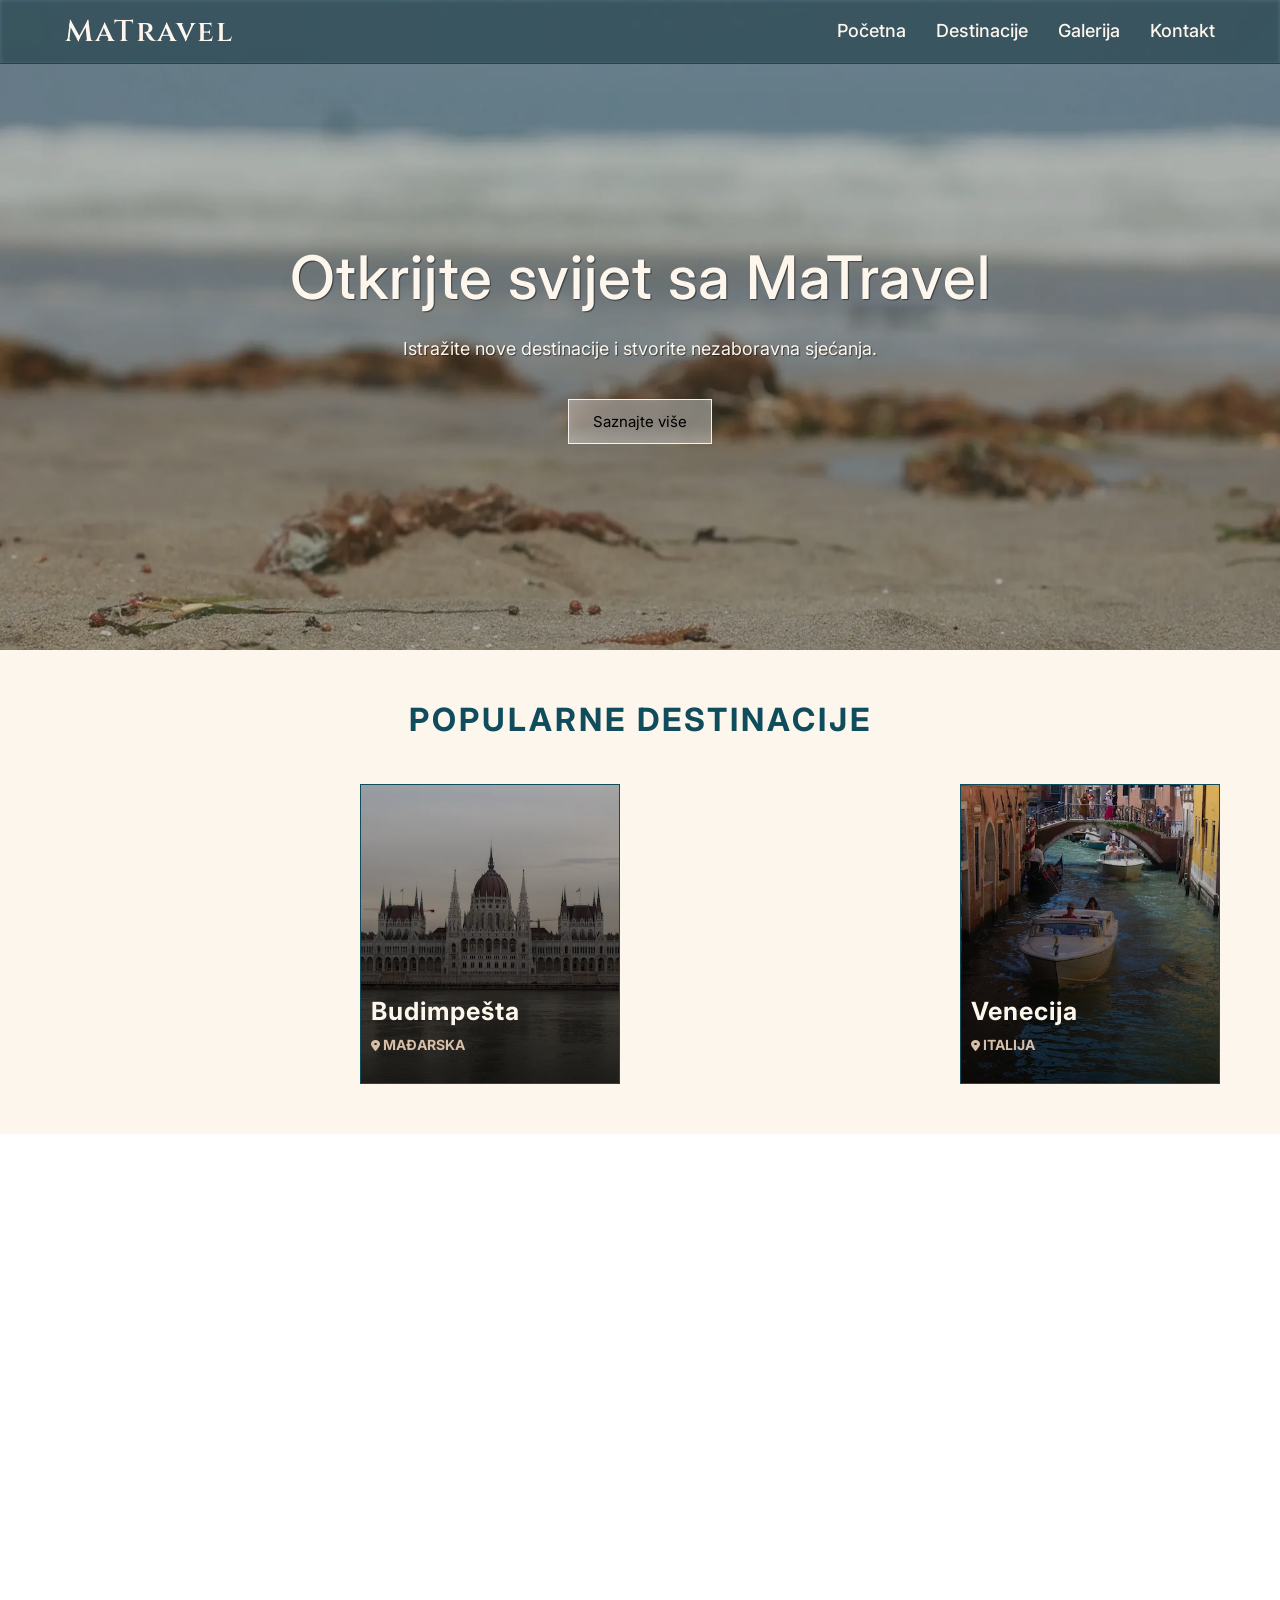
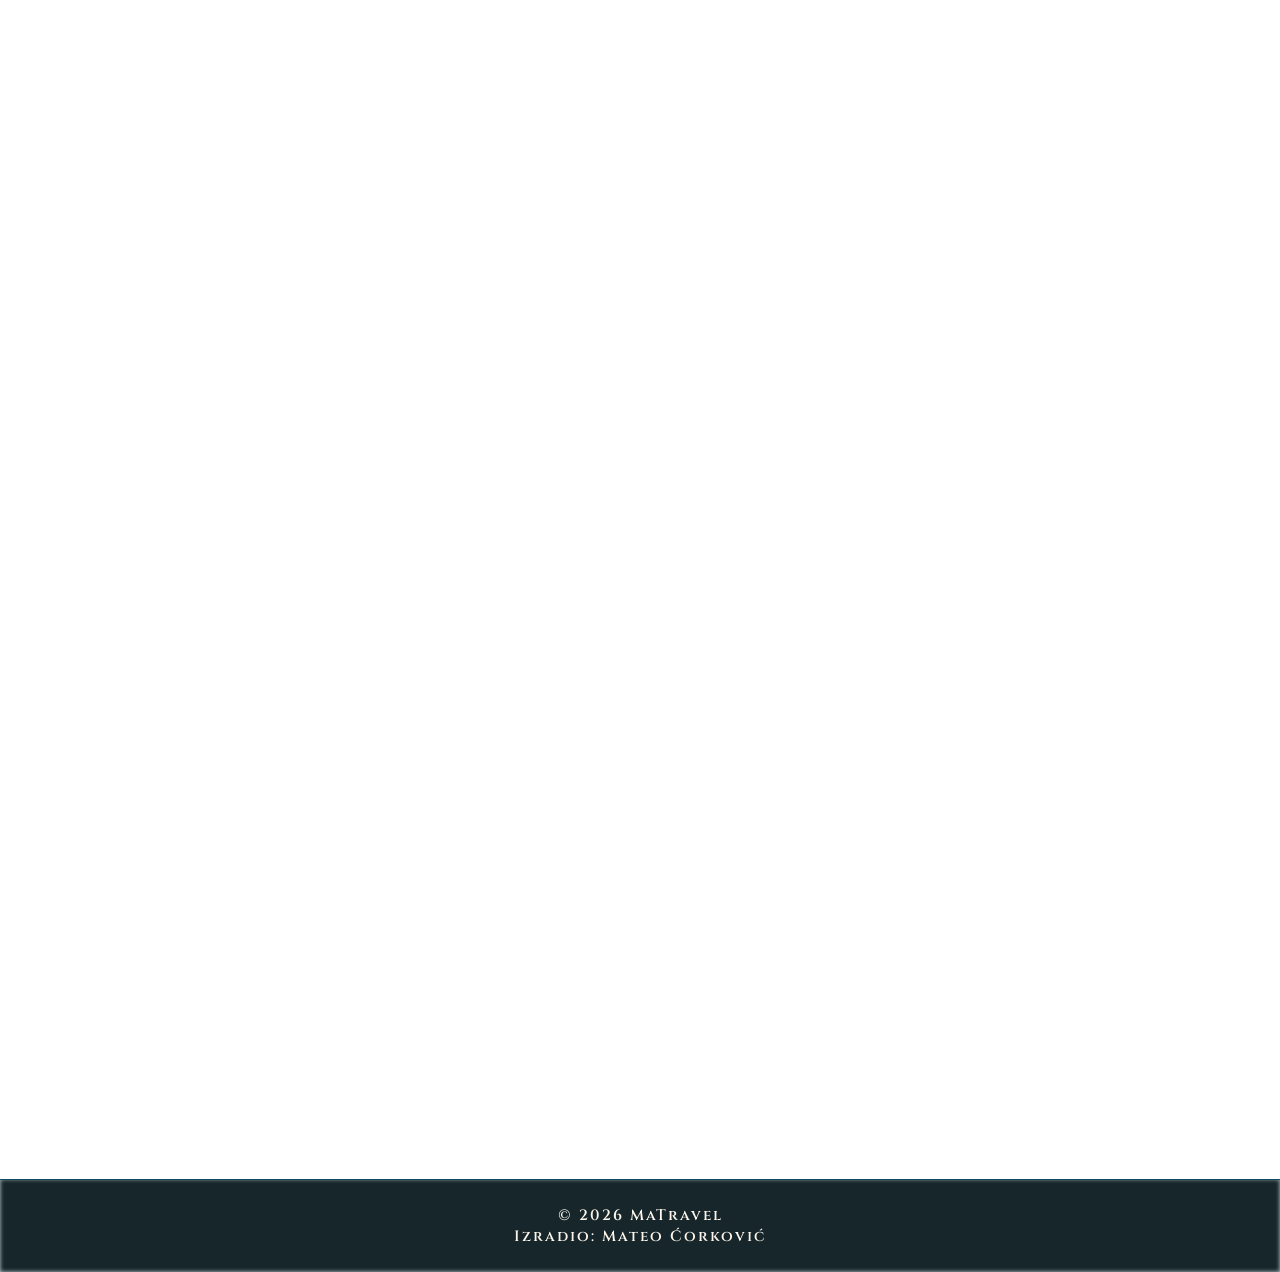
<file: index.html>
<!DOCTYPE html>
<html lang="hr">
<head>
    <meta charset="UTF-8">
    <meta name="viewport" content="width=device-width, initial-scale=1.0">
    <meta name="description" content="MaTravel je web stranica napravljena za izradu završnog rada. Smisao stranice je da predstavlja agenciju za putovanja kako bih pomoću različitih verzija pokazao optimizaciju stranice.">
    <title>MaTrevel - destinacije i putovanja</title>
    <meta name="author" content="Mateo Ćorković">
    <link rel="stylesheet" href="izgledMINI.min.css">
    <link rel="preload" as="font" href="Interfont.woff2" type="font/woff2" crossorigin>
    <link rel="preload" as="font" href="Cinzelfont.woff2" type="font/woff2" crossorigin>
    <link rel="preload" as="style" href="https://cdnjs.cloudflare.com/ajax/libs/font-awesome/6.5.0/css/all.min.css" onload="this.onload=null;this.rel='stylesheet'">
</head>
<body>
    <header class="navbar">
        <div class="container">
            <a href="index.html" class="logo">MaTravel</a>
            <nav class="navigacija" id="navigacija">
                <a href="index.html">Početna</a>
                <a href="destinacije.html">Destinacije</a>
                <a href="galerija.html">Galerija</a>
                <a href="kontakt.html">Kontakt</a>
            </nav>

            <div class="hamburger" id="hamburger">
            ☰
            </div>
        </div>
    </header>
    <main>
        <section class="pocetna skriveno">
        <video autoplay muted loop playsinline class="pozadinaplaza" preload="metadata" poster="slike/thumbnail.webp">
            <source src="video/plaza.mp4" type="video/MP4">
        </video>

        <div class="overlay"></div>
        <div class="container">
            <div class="odjeljak skriveno">
                <h1>Otkrijte svijet sa MaTravel</h1>
                <p>Istražite nove destinacije i stvorite nezaboravna sjećanja.</p>
                <a href="destinacije.html" class="odjeljakgumb">Saznajte više</a>
            </div>
        </div>
    </section>
    <section class="destinacije skriveno">
        <div class="container">
            <h2>Popularne destinacije</h2>
            <div class="karticepolozaj">
                <a href="lanzarote.html" class="kartica skriveno">
                    <img class="zoom" src="slike/lanzarote/lanzarote1200.webp" 
                    srcset="slike/lanzarote/lanzarote700.webp 700w, 
                            slike/lanzarote/lanzarote800.webp 800w,
                            slike/lanzarote/lanzarote1000.webp 1000w,
                            slike/lanzarote/lanzarote1200.webp 1200w"
                    sizes="(max-width:768px) 100vw, 25vw" 
                    alt="Pogled sa vrha otoka Lanzarote" 
                    loading="lazy">
                    <div class="tamnije"></div>
                    <div class="karticasadrzaj">
                        <h3>Lanzarote</h3>
                        <h4><i class="fa-solid fa-location-dot"></i> Španjolska</h4>
                    </div>
                </a>
                <a href="budimpesta.html" class="kartica skriveno2">
                    <img class="zoom" src="slike/budimpesta/budimpesta1200.webp" 
                    srcset="slike/budimpesta/budimpesta700.webp 700w, 
                            slike/budimpesta/budimpesta800.webp 800w, 
                            slike/budimpesta/budimpesta1000.webp 1000w,
                            slike/budimpesta/budimpesta1200.webp 1200w" 
                    sizes="(max-width:768px) 100vw, 25vw" 
                    alt="Budimpešta" loading="lazy">
                    <div class="tamnije"></div>
                    <div class="karticasadrzaj">
                        <h3>Budimpešta</h3>
                        <h4><i class="fa-solid fa-location-dot"></i> Mađarska</h4>
                    </div>
                </a>
                <a href="casablanca.html" class="kartica skriveno">
                    <img class="zoom" src="slike/casablanca/casablanca1200.webp" 
                    srcset="slike/casablanca/casablanca700.webp 700w,
                            slike/casablanca/casablanca800.webp 800w, 
                            slike/casablanca/casablanca1000.webp 1000w,   
                            slike/casablanca/casablanca1200.webp 1200w" 
                    sizes="(max-width:768px) 100vw, 25vw" 
                    alt="Casablanca" loading="lazy">
                    <div class="tamnije"></div>
                    <div class="karticasadrzaj">
                        <h3>Casablanca</h3>
                        <h4><i class="fa-solid fa-location-dot"></i> Maroko</h4>
                    </div>
                </a>
                <a href="venecija.html" class="kartica skriveno2">
                    <img class="zoom" src="slike/venecija/venecija.webp" 
                    srcset="slike/venecija/venecija700.webp 700w, 
                            slike/venecija/venecija800.webp 800w,
                            slike/venecija/venecija1000.webp 1000w,
                            slike/venecija/venecija1200.webp 1200w" 
                    sizes="(max-width:768px) 100vw, 25vw" 
                    alt="Venecija" loading="lazy">
                    <div class="tamnije"></div>
                    <div class="karticasadrzaj">
                        <h3>Venecija</h3>
                        <h4><i class="fa-solid fa-location-dot"></i> Italija</h4>
                    </div>
                </a>
            </div>
        </div>
    </section>
    <section class="zastobasmi skriveno">
        <div class="container">
            <div class="naslovzastobasmi skriveno">
                <h2>Zašto baš mi?</h2>
                <p>Putujte sigurno, jednostavno i bez stresa uz naš tim stručnjaka.</p>
            </div>

            <div class="karticezasto">

                <div class="karticazasto skriveno">
                    <i class="fa-solid fa-shield-halved"></i>
                    <h3>Sigurno putovanje</h3>
                    <p>Vaša sigurnost i zadovoljstvo uvijek su nam na prvom mjestu.</p>
                </div>

                <div class="karticazasto skriveno2">
                    <i class="fa-solid fa-tags"></i>
                    <h3>Najbolje cijene</h3>
                    <p>Pronađite vrhunske destinacije po povoljnim cijenama.</p>
                </div>
                <div class="karticazasto skriveno">
                    <i class="fa-solid fa-plane-departure"></i>
                    <h3>Brza rezervacija</h3>
                    <p>Rezervirajte svoje putovanje brzo i jednostavno online.</p>
                </div>
            </div>
        </div>
    </section>
    <section>
        <div class="container">
            <div class="opcenito">
                <div class="opcenitotekst skriveno2">
                    <h2>Šta je MaTravel?</h2>
                    <div class="skriven">
                    <p>MaTravel je web stranica koja omogućava ljudima da pronađu zanimljive i popularne destinacije za putovanje. Destinacije koje obuhvaća MaTrevel nisu ograničene samo na Europu već na cijeli svijet.</p>
                </div>
                <div class="skriveno2">
                    <p>Cilj MaTravel je olakšati ljudima organizirati i realizirati odmor u što kraćem vremenu i sa što manjom cijenom.</p>
                </div>
                <div class="skriveno">
                    <p>Ova stranica je izrađena za završni rad i svrha je različitim verzijama ove stranice dokazati kako radi optimizacija web stranica, te na koje se sve načine ta optimizacije može napraviti.</p>
                </div>
                <div class="gumbklasa skriveno2">
                    <a href="kontakt.html" class="gumb">Pročitaj više</a>
                </div>
                </div>
                
                <div class="opcenitoslika skriveno2">
                    <img src="slike/opcenitoslika.webp" loading="lazy" alt="Ilustracija MaTravel stranice">
                </div>
            </div>
        </div>
    </section>
    <section class="slajdshow skriveno">
        <div class="kutijaslajd">
            <div class="slajd active">
                <img src="slike/slajdshow/venecija1920.webp"
                srcset="slike/slajdshow/venecija800.webp 800w, 
                        slike/slajdshow/venecija1000.webp 1000w, 
                        slike/slajdshow/venecija1200.webp 1200w, 
                        slike/slajdshow/venecija1600.webp 1600w, 
                        slike/slajdshow/venecija1920.webp 1920w" 
                sizes="100vw"
                loading="lazy" alt="Kanali u Veneciji">
                <div class="poruka">Putovanja za pamćenje</div>
            </div>
            <div class="slajd">
                <img src="slike/slajdshow/verona1920.webp"
                srcset="slike/slajdshow/verona800.webp 800w, 
                        slike/slajdshow/verona1000.webp 1000w, 
                        slike/slajdshow/verona1200.webp 1200w, 
                        slike/slajdshow/verona1600.webp 1600w, 
                        slike/slajdshow/verona1920.webp 1920w" 
                sizes="100vw"
                loading="lazy" alt="Zgrade grada Verona">
                <div class="poruka">Neka avantura počne</div>
            </div>
            <div class="slajd">
                <img src="slike/slajdshow/lanzarote31920.webp" 
                srcset="slike/slajdshow/lanzarote3800.webp 800w, 
                        slike/slajdshow/lanzarote31000.webp 1000w, 
                        slike/slajdshow/lanzarote31200.webp 1200w, 
                        slike/slajdshow/lanzarote31600.webp 1600w, 
                        slike/slajdshow/lanzarote31920.webp 1920w" 
                sizes="100vw"
                loading="lazy" alt="Pogled sa vrha otoka Lanzarote">
                <div class="poruka">Istraži svijet</div>
            </div>
            <div class="slajd">
                <img src="slike/slajdshow/kamenje1920.webp" 
                srcset="slike/slajdshow/kamenje800.webp 800w, 
                        slike/slajdshow/kamenje1000.webp 1000w, 
                        slike/slajdshow/kamenje1200.webp 1200w, 
                        slike/slajdshow/kamenje1600.webp 1600w, 
                        slike/slajdshow/kamenje1920.webp 1920w" 
                sizes="100vw"
                loading="lazy" alt="Kamenje i litice na Lanzaroteu">
                <div class="poruka">Putovanja za pamćenje</div>
            </div>
            <div class="slajd">
                <img src="slike/slajdshow/zagreb1920.webp"
                srcset="slike/slajdshow/zagreb800.webp 800w, 
                        slike/slajdshow/zagreb1000.webp 1000w, 
                        slike/slajdshow/zagreb1200.webp 1200w, 
                        slike/slajdshow/zagreb1600.webp 1600w, 
                        slike/slajdshow/zagreb1920.webp 1920w" 
                sizes="100vw"
                loading="lazy" alt="Centar grada Zagreba">
                <div class="poruka">Neka avantura počne</div>
            </div>
        </div>
    </section>

    </main>
    <footer>
        <p>© 2026 MaTravel</p>
        <p>Izradio: Mateo Ćorković</p>
    </footer>
   
    <script src="scriptMINI.min.js" defer></script>
</body>
</html>
</file>
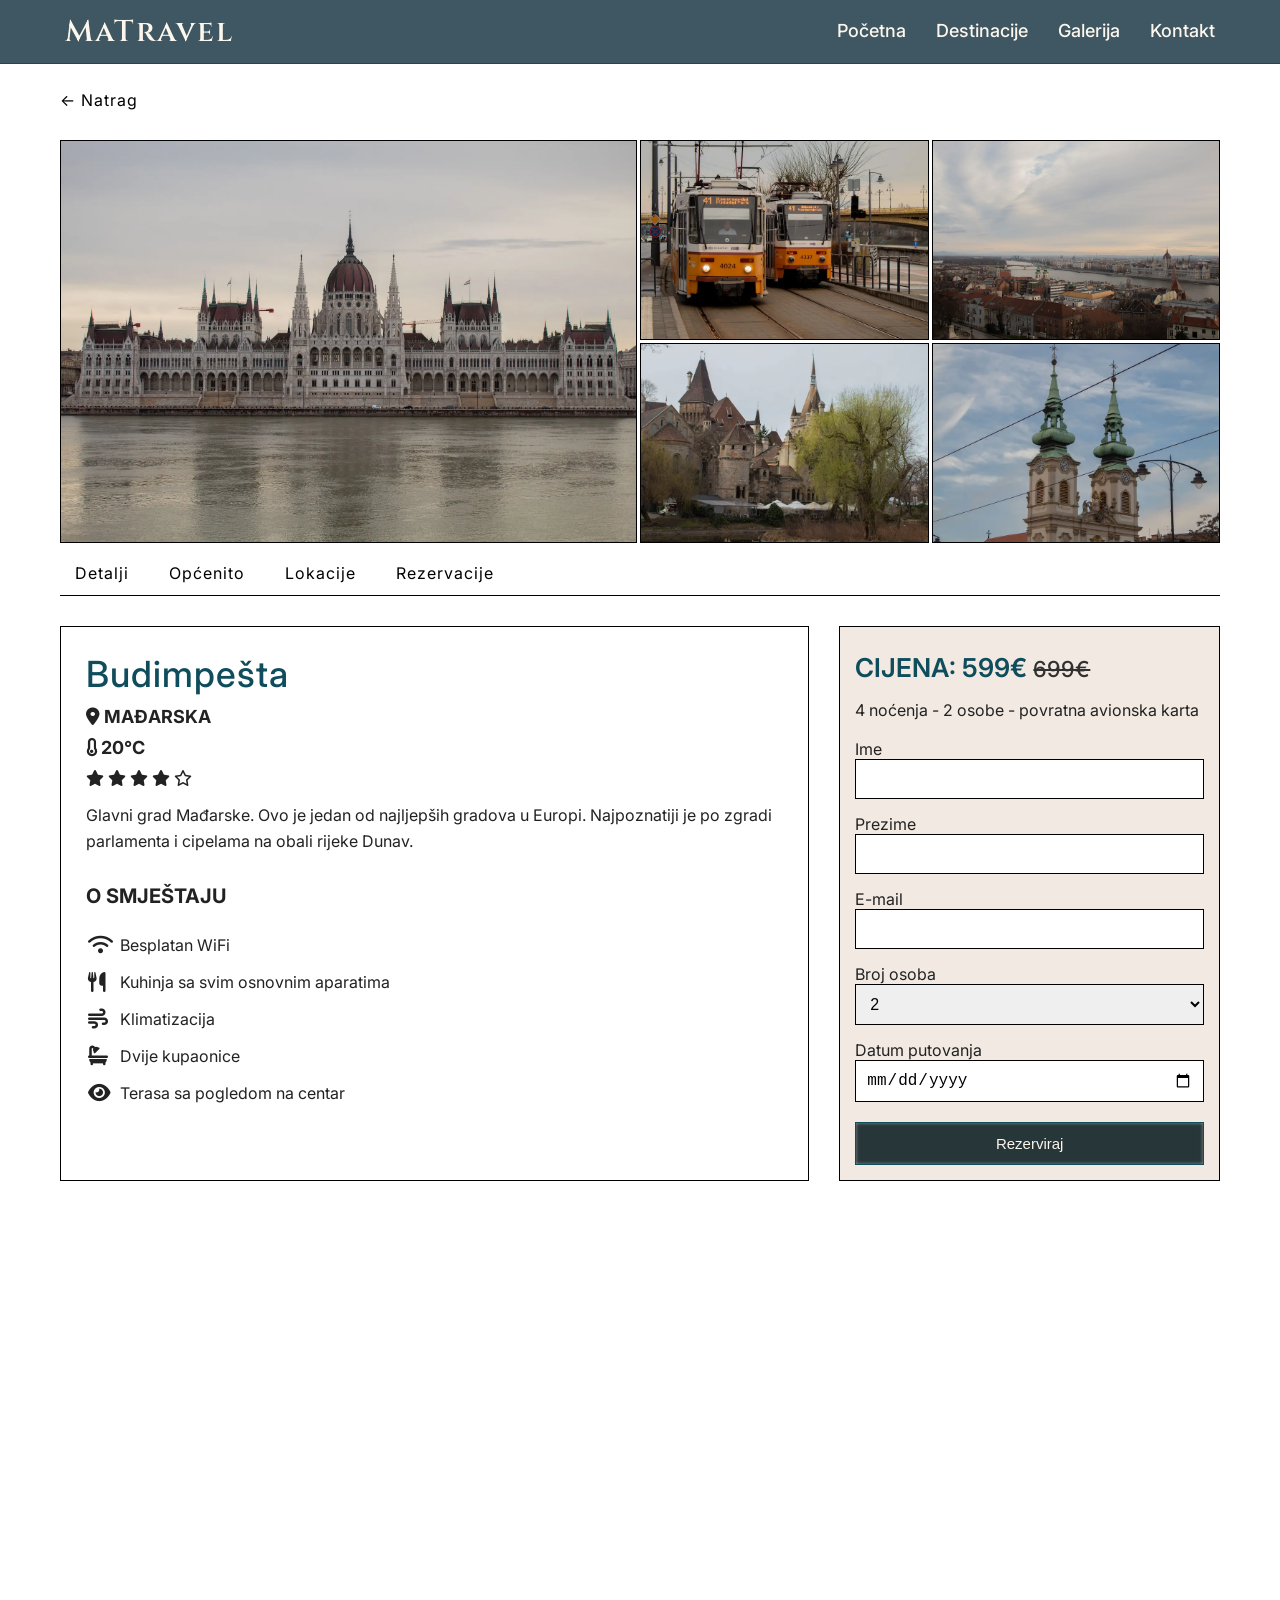
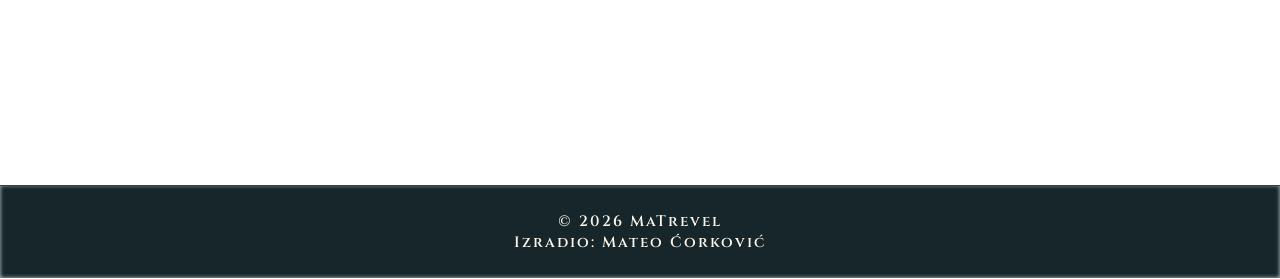
<file: budimpesta.html>
<!DOCTYPE html>
<html lang="hr">
<head>
    <meta charset="UTF-8">
    <meta name="viewport" content="width=device-width, initial-scale=1.0">
    <title>MaTrevel - Budimpesta</title>
    <meta name="description" content="MaTravel je web stranica napravljena za izradu završnog rada. Smisao stranice je da predstavlja agenciju za putovanja kako bih pomoću različitih verzija pokazao optimizaciju stranice.">
    <meta name="author" content="Mateo Ćorković">
    <link rel="stylesheet" href="izgledMINI.min.css">
    <link rel="preload" as="font" href="Interfont.woff2" type="font/woff2" crossorigin>
    <link rel="preload" as="font" href="Cinzelfont.woff2" type="font/woff2" crossorigin>
    <link rel="preload" as="style" href="https://cdnjs.cloudflare.com/ajax/libs/font-awesome/6.5.0/css/all.min.css" onload="this.onload=null;this.rel='stylesheet'">

</head>
<body>
    <header class="navbar tamnija">
        <div class="container">
            <a href="index.html" class="logo">MaTravel</a>

            <nav class="navigacija" id="navigacija">
                <a href="index.html">Početna</a>
                <a href="destinacije.html">Destinacije</a>
                <a href="galerija.html">Galerija</a>
                <a href="kontakt.html">Kontakt</a>
            </nav>

            <div class="hamburger" id="hamburger">
            ☰
            </div>
        </div>
    </header>
    <main>
    <div class="prazno"></div>
    <div class="container">
        <div class="natrag">
            <a href="#" class="natraggumb" onclick="window.history.back(); return false;">← Natrag</a>
        </div>
        <section class="malagalerija">
            <div class="kockica maloveca">
                <img src="slike/budimpesta/budimpesta.webp" alt="Parlament u Budimpešti">
            </div>
            <div class="kockica">
                <img src="slike/budimpesta/IMG_6827.webp" alt="Tramvaji u Budimpešti">
            </div>
            <div class="kockica">
                <img src="slike/budimpesta/budimpesta2.webp" alt="Pogled na grad Budimpešta" loading="lazy">
            </div>
            <div class="kockica">
                <img src="slike/budimpesta/IMG_6922.webp" alt="Dvorac Vajdahunyad u Budimpešti" loading="lazy">
            </div>
            <div class="kockica">
                <img src="slike/budimpesta/IMG_6864.webp" alt="Crkva u Budimpešti" loading="lazy">
            </div>
        </section>
        <nav class="malanavigacija">
            <a href="#detalji"  class="malanavigacijalink active">Detalji</a>
            <a href="#opcenito"  class="malanavigacijalink">Općenito</a>
            <a href="#lokacije" class="malanavigacijalink">Lokacije</a>
            <a href="#rezervacije" class="malanavigacijalink">Rezervacije</a>
        </nav>
        <section id="detalji" class="detalji">
            <div class="detaljilijevo">
                <h1>Budimpešta</h1>
                    <h2><i class="fa-solid fa-location-dot"></i> Mađarska</h2>
                    <h2><i class="fa-solid fa-thermometer-empty"></i> 20°C</h2>
                    <div class="ocjena">
                        <i class="fa-solid fa-star"></i>
                        <i class="fa-solid fa-star"></i>
                        <i class="fa-solid fa-star"></i>
                        <i class="fa-solid fa-star"></i>
                        <i class="fa-regular fa-star"></i>
                    </div>
                <p>Glavni grad Mađarske. Ovo je jedan od najljepših gradova u Europi. Najpoznatiji je po zgradi parlamenta i cipelama na obali rijeke Dunav.</p>
                <section class="smjestaj">
                    <h2>O smještaju</h2>
                    <ul class="listasmjestaj">
                        <li><i class="fa-solid fa-wifi"></i> Besplatan WiFi</li>
                        <li><i class="fa-solid fa-cutlery"></i> Kuhinja sa svim osnovnim aparatima</li>
                        <li><i class="fa-solid fa-wind"></i> Klimatizacija</li>
                        <li><i class="fa-solid fa-bath"></i> Dvije kupaonice</li>
                        <li><i class="fa-solid fa-eye"></i> Terasa sa pogledom na centar</li>
                    </ul>
                </section>
            </div>
            <div class="detaljidesno">
                <h2 class="cijena">Cijena: 599€ <span class="prekrizeno">699€</span></h2>
                <p>4 noćenja - 2 osobe - povratna avionska karta</p>
                <form class="formarezervacije">
                    <label for="ime">Ime</label>
                    <input type="text" id="ime" name="ime">
                    <label for="prezime">Prezime</label>
                    <input type="text" id="prezime" name="prezime">
                    <label for="email">E-mail</label>
                    <input type="email" id="email" name="email">
                    <label for="osobe">Broj osoba</label>
                    <select id="osobe">
                       <option value="1">1</option>
                        <option value="2" selected>2</option>
                        <option value="3">3</option>
                        <option value="4">4</option>
                        <option value="5">5</option>
                        <option value="6">6</option>
                    </select>
                    <label for="datum">Datum putovanja</label>
                    <input type="date" id="datum">
                    <button type="submit">Rezerviraj</button>
                </form>
            </div>
        </section>
        <section id="opcenito" class="maloopcenito skriveno2">
            <div class="lijevoopcenito">
                <h1>Općenito o destinaciji</h1>
                <p>Glavni grad Mađarske. Ovo je jedan od najljepših gradova u Europi. Najpoznatiji je po zgradi parlamenta i cipelama na obali rijeke Dunav.</p>
                <h2>Zašto baš Budimpešta</h2>
                <p>Grad ima prekrasnu arhitekturu i bogatu povijest. Idealan je za vikend putovanja zato što se sve najbitnije može brzo obići.</p>
            </div>

            <div class="opcenitokarta">
            <iframe src="https://www.google.com/maps/embed?pb=!1m18!1m12!1m3!1d167078.08709910235!2d19.00490403237963!3d47.484261893750805!2m3!1f0!2f0!3f0!3m2!1i1024!2i768!4f13.1!3m3!1m2!1s0x4741c334d1d4cfc9%3A0x400c4290c1e1160!2zQnVkaW1wZcWhdGEsIE1hxJFhcnNrYQ!5e1!3m2!1shr!2shr!4v1779829481996!5m2!1shr!2shr" width="350" height="300" style="border:1px solid black;" loading="lazy" referrerpolicy="no-referrer-when-downgrade">
                
            </iframe>
            </div>
        </section>
        <section id="lokacije" class="malalokacija skriveno">
            <h1>Top lokacije</h1>
            <div class="malekarticelokacija">
                <div class="malakarticalokacija">
                    <img src="slike/budimpesta/budimpesta.webp" alt="Parlament u Budimpešti" loading="lazy">
                    <h2>Mađarski parlament</h2>
                    <p>Jedna on najljepših u Europi.</p>
                </div>
                <div class="malakarticalokacija">
                    <img src="slike/budimpesta/budimpesta2.webp" alt="Pogled na grad Budimpešta" loading="lazy">
                    <h2>Budimpešta vidikovac</h2>
                    <p>Najbolji pogled u gradu.</p>
                </div>
                <div class="malakarticalokacija">
                    <img src="slike/budimpesta/IMG_6922.webp" alt="Dvorac Vajdahunyad u Budimpešti" loading="lazy">
                    <h2>Dvorac Vajdahunyad</h2>
                    <p>Dvorac u blizini centra grada.</p>
                </div>
            </div>
        </section>
        <section id="rezervacije" class="malorezervacije skriveno2">
            <h1>Informacije o rezervacijama</h1>
            <div class="rezervacijesve">
                <div class="rezervacijelijevo">
                    <h2>Što je uključeno?</h2>
                    <ul class="listasmjestaj">
                        <li><i class="fa-solid fa-plane"></i> Povratna avionska karta</li>
                        <li><i class="fa-solid fa-bus"></i> Prijevoz od aerodroma do hotela</li>
                        <li><i class="fa-solid fa-mug-saucer"></i> Doručak u hotelu</li>
                        <li><i class="fa-solid fa-route"></i> Prijevoz između atrakcija</li>
                    </ul>
            </div>
            <div class="rezervacijedesno">
                <h2>Uvjeti rezervacije</h2>
                <p>Rezervacije se mogu napraviti najmanje tjedan dana prije polaska.</p>
                <p>Otkazivanje putovanja moguće je do 48 sati prije polaska.</p>
                <p>Za državljane EU nije potrebna viza.</p>
                <p>Check-in je od 14:00 sati.</p>
            </div>    
            </div>
            
        </section>
    </div>

    <section class="destinacije skriveno destinacijedodatno">
        <div class="container">
            <h2>Popularne destinacije</h2>
            <div class="karticedodatne">
                <a href="lanzarote.html" class="karticadodatna lanzarote skriveno">
                    <div class="zoom"></div>
                    <div class="tamnije"></div>
                    <div class="karticasadrzaj">
                        <h3>Lanzarote</h3>
                        <h4><i class="fa-solid fa-location-dot"></i> Španjolska</h4>
                    </div>
                </a>
                <a href="casablanca.html" class="karticadodatna casablanca skriveno">
                    <div class="zoom"></div>
                    <div class="tamnije"></div>
                    <div class="karticasadrzaj">
                        <h3>Casablanca</h3>
                        <h4><i class="fa-solid fa-location-dot"></i> Maroko</h4>
                    </div>
                </a>
                <a href="venecija.html" class="karticadodatna venecija skriveno2">
                    <div class="zoom"></div>
                    <div class="tamnije"></div>
                    <div class="karticasadrzaj">
                        <h3>Venecija</h3>
                        <h4><i class="fa-solid fa-location-dot"></i> Italija</h4>
                    </div>
                </a>
            </div>
        </div>
    </section>
    <section class="slajdshow skriveno">
        <div class="kutijaslajd">
            <div class="slajd active">
                <img src="slike/slajdshow/venecija1920.webp"
                srcset="slike/slajdshow/venecija800.webp 800w, 
                        slike/slajdshow/venecija1000.webp 1000w, 
                        slike/slajdshow/venecija1200.webp 1200w, 
                        slike/slajdshow/venecija1600.webp 1600w, 
                        slike/slajdshow/venecija1920.webp 1920w" 
                sizes="100vw"
                loading="lazy" alt="Kanali u Veneciji">
                <div class="poruka">Putovanja za pamćenje</div>
            </div>
            <div class="slajd">
                <img src="slike/slajdshow/verona1920.webp"
                srcset="slike/slajdshow/verona800.webp 800w, 
                        slike/slajdshow/verona1000.webp 1000w, 
                        slike/slajdshow/verona1200.webp 1200w, 
                        slike/slajdshow/verona1600.webp 1600w, 
                        slike/slajdshow/verona1920.webp 1920w" 
                sizes="100vw"
                loading="lazy" alt="Zgrade grada Verona">
                <div class="poruka">Neka avantura počne</div>
            </div>
            <div class="slajd">
                <img src="slike/slajdshow/lanzarote31920.webp" 
                srcset="slike/slajdshow/lanzarote3800.webp 800w, 
                        slike/slajdshow/lanzarote31000.webp 1000w, 
                        slike/slajdshow/lanzarote31200.webp 1200w, 
                        slike/slajdshow/lanzarote31600.webp 1600w, 
                        slike/slajdshow/lanzarote31920.webp 1920w" 
                sizes="100vw"
                loading="lazy" alt="Pogled sa vrha otoka Lanzarote">
                <div class="poruka">Istraži svijet</div>
            </div>
            <div class="slajd">
                <img src="slike/slajdshow/kamenje1920.webp" 
                srcset="slike/slajdshow/kamenje800.webp 800w, 
                        slike/slajdshow/kamenje1000.webp 1000w, 
                        slike/slajdshow/kamenje1200.webp 1200w, 
                        slike/slajdshow/kamenje1600.webp 1600w, 
                        slike/slajdshow/kamenje1920.webp 1920w" 
                sizes="100vw"
                loading="lazy" alt="Kamenje i litice na Lanzaroteu">
                <div class="poruka">Putovanja za pamćenje</div>
            </div>
            <div class="slajd">
                <img src="slike/slajdshow/zagreb1920.webp"
                srcset="slike/slajdshow/zagreb800.webp 800w, 
                        slike/slajdshow/zagreb1000.webp 1000w, 
                        slike/slajdshow/zagreb1200.webp 1200w, 
                        slike/slajdshow/zagreb1600.webp 1600w, 
                        slike/slajdshow/zagreb1920.webp 1920w" 
                sizes="100vw"
                loading="lazy" alt="Centar grada Zagreba">
                <div class="poruka">Neka avantura počne</div>
            </div>
        </div>
    </section>
   </main>
   <footer>
        <p>© 2026 MaTrevel</p>
        <p>Izradio: Mateo Ćorković</p>
    </footer>
    <script src="scriptMINI.min.js"></script>
</body>
</html>
</file>
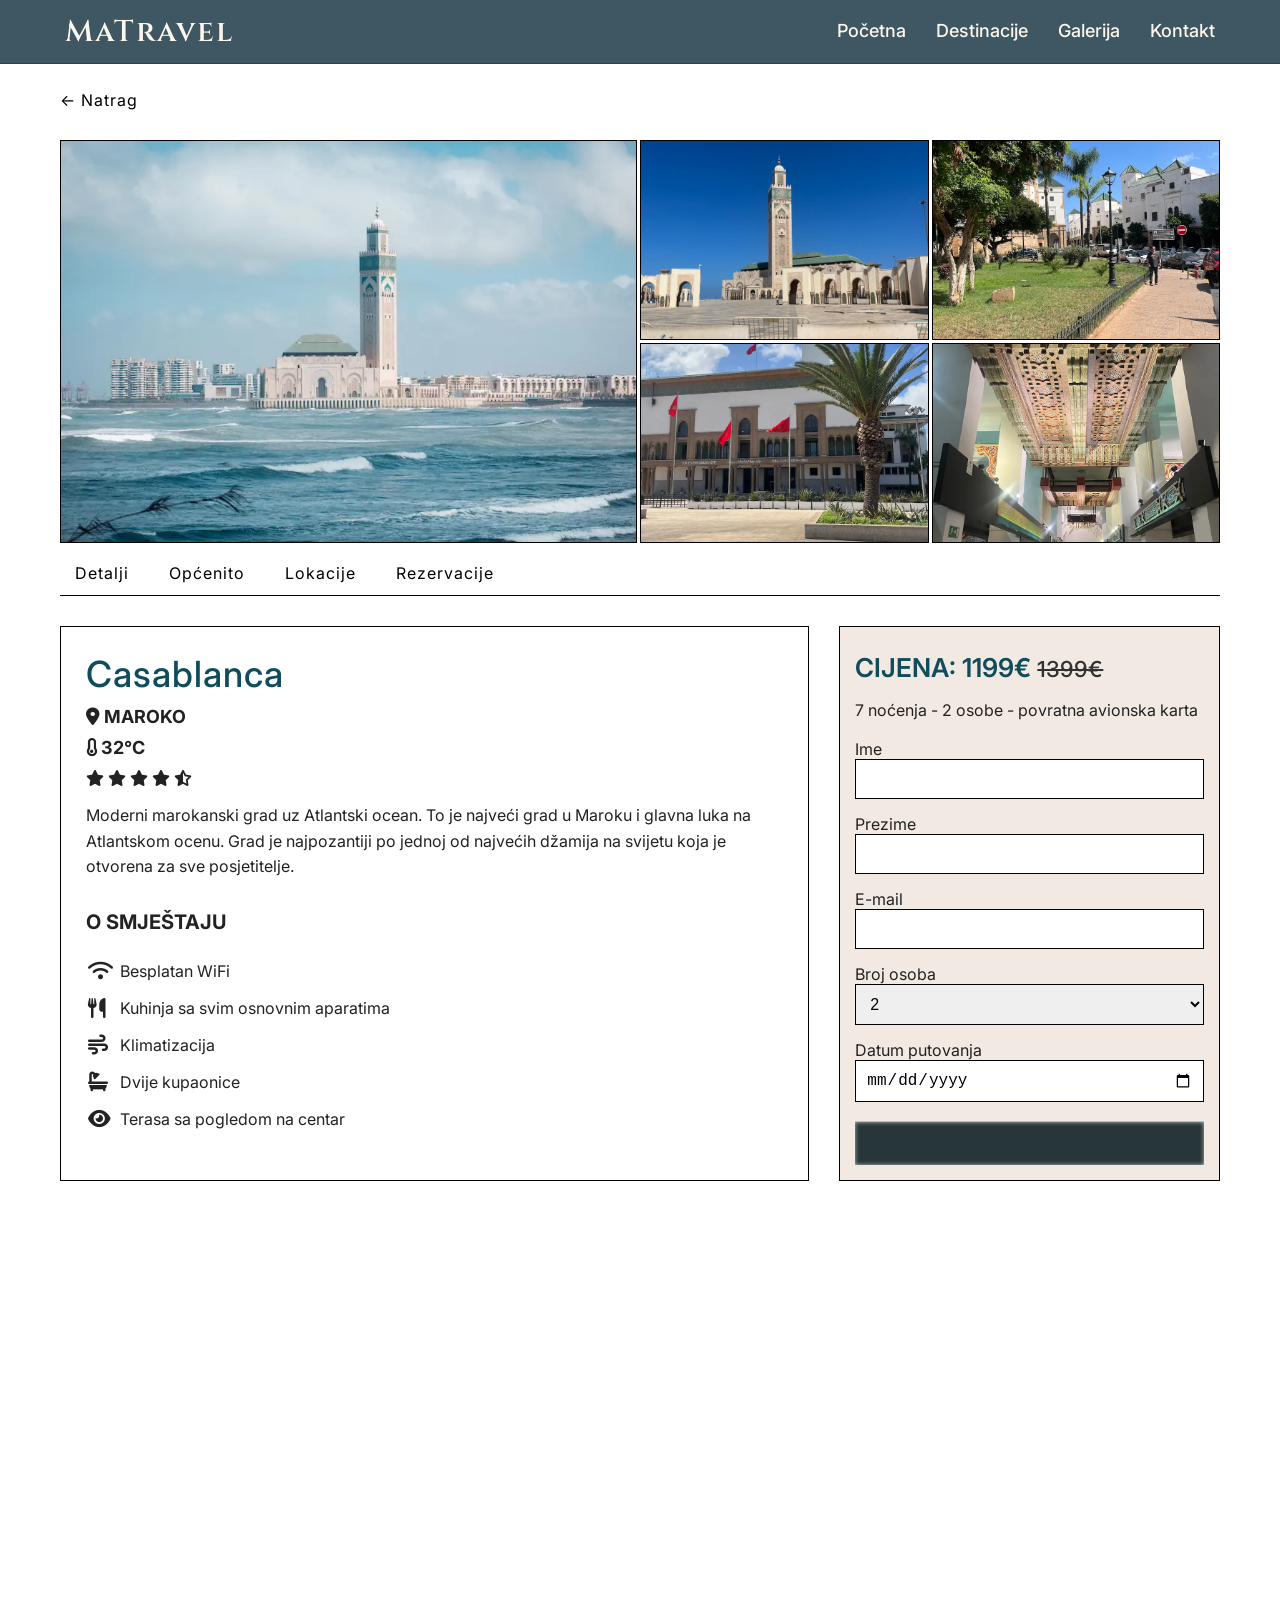
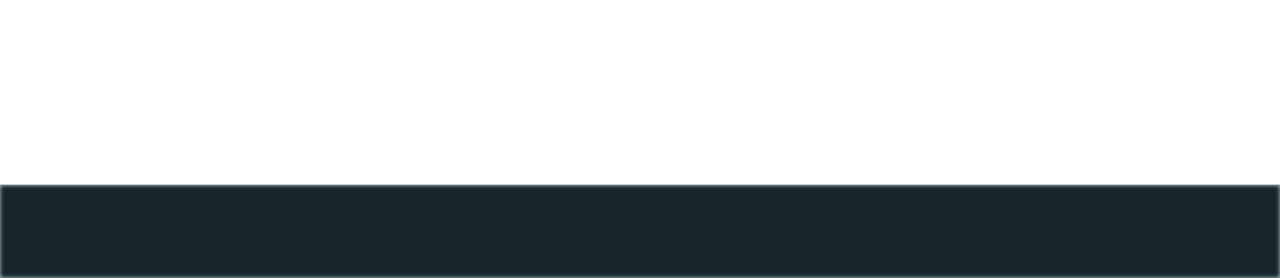
<file: casablanca.html>
<!DOCTYPE html>
<html lang="hr">
<head>
    <meta charset="UTF-8">
    <meta name="viewport" content="width=device-width, initial-scale=1.0">
    <title>MaTrevel - Casablanca</title>
    <meta name="description" content="MaTravel je web stranica napravljena za izradu završnog rada. Smisao stranice je da predstavlja agenciju za putovanja kako bih pomoću različitih verzija pokazao optimizaciju stranice.">
    <meta name="author" content="Mateo Ćorković">
    <link rel="stylesheet" href="izgledMINI.min.css">
    <link rel="preload" as="font" href="Interfont.woff2" type="font/woff2" crossorigin>
    <link rel="preload" as="font" href="Cinzelfont.woff2" type="font/woff2" crossorigin>
    <link rel="preload" as="style" href="https://cdnjs.cloudflare.com/ajax/libs/font-awesome/6.5.0/css/all.min.css" onload="this.onload=null;this.rel='stylesheet'">

</head>
<body>
    <header class="navbar tamnija">
        <div class="container">
            <a href="index.html" class="logo">MaTravel</a>

            <nav class="navigacija" id="navigacija">
                <a href="index.html">Početna</a>
                <a href="destinacije.html">Destinacije</a>
                <a href="galerija.html">Galerija</a>
                <a href="kontakt.html">Kontakt</a>
            </nav>

            <div class="hamburger" id="hamburger">
            ☰
            </div>
        </div>
    </header>
    <main>
    <div class="prazno"></div>
    <div class="container">
        <div class="natrag">
            <a href="#" class="natraggumb" onclick="window.history.back(); return false;">← Natrag</a>
        </div>
        <section class="malagalerija">
            <div class="kockica maloveca">
                <img src="slike/casablanca/casablanca2.webp" alt="Džamija Hassan II u Casablanci" >
            </div>
            <div class="kockica">
                <img src="slike/casablanca/casablanca.webp" alt="Pogled na džamiju u Casablanci">
            </div>
            <div class="kockica">
                <img src="slike/casablanca/IMG_2537.webp" alt="Tržnica u Casablanci" loading="lazy">
            </div>
            <div class="kockica">
                <img src="slike/casablanca/IMG_2547.webp" alt="Trg Mohammed V u Casablanci" loading="lazy">
            </div>
            <div class="kockica">
                <img src="slike/casablanca/IMG_2552.webp" alt="Unutrašnjost džamije Hassan II" loading="lazy">
            </div>
        </section>
        <nav class="malanavigacija">
            <a href="#detalji"  class="malanavigacijalink active">Detalji</a>
            <a href="#opcenito"  class="malanavigacijalink">Općenito</a>
            <a href="#lokacije" class="malanavigacijalink">Lokacije</a>
            <a href="#rezervacije" class="malanavigacijalink">Rezervacije</a>
        </nav>
        <section id="detalji" class="detalji">
            <div class="detaljilijevo">
                <h1>Casablanca</h1>
                    <h2><i class="fa-solid fa-location-dot"></i> Maroko</h2>
                    <h2><i class="fa-solid fa-thermometer-empty"></i> 32°C</h2>
                    <div class="ocjena">
                        <i class="fa-solid fa-star"></i>
                        <i class="fa-solid fa-star"></i>
                        <i class="fa-solid fa-star"></i>
                        <i class="fa-solid fa-star"></i>
                        <i class="fa-solid fa-star-half-stroke"></i>
                    </div>
                <p>Moderni marokanski grad uz Atlantski ocean. To je najveći grad u Maroku i glavna luka na Atlantskom ocenu. Grad je najpozantiji po jednoj od najvećih džamija na svijetu koja je otvorena za sve posjetitelje.</p>
                <section class="smjestaj">
                    <h2>O smještaju</h2>
                    <ul class="listasmjestaj">
                        <li><i class="fa-solid fa-wifi"></i> Besplatan WiFi</li>
                        <li><i class="fa-solid fa-cutlery"></i> Kuhinja sa svim osnovnim aparatima</li>
                        <li><i class="fa-solid fa-wind"></i> Klimatizacija</li>
                        <li><i class="fa-solid fa-bath"></i> Dvije kupaonice</li>
                        <li><i class="fa-solid fa-eye"></i> Terasa sa pogledom na centar</li>
                    </ul>
                </section>
            </div>
            <div class="detaljidesno">
                <h2 class="cijena">Cijena: 1199€ <span class="prekrizeno">1399€</span></h2>
                <p>7 noćenja - 2 osobe - povratna avionska karta</p>
                <form class="formarezervacije">
                    <label for="ime">Ime</label>
                    <input type="text" id="ime" name="ime">
                    <label for="prezime">Prezime</label>
                    <input type="text" id="prezime" name="prezime">
                    <label for="email">E-mail</label>
                    <input type="email" id="email" name="email">
                    <label for="osobe">Broj osoba</label>
                    <select id="osobe">
                        <option value="1">1</option>
                        <option value="2" selected>2</option>
                        <option value="3">3</option>
                        <option value="4">4</option>
                        <option value="5">5</option>
                        <option value="6">6</option>
                    </select>
                    <label for="datum">Datum putovanja</label>
                    <input type="date" id="datum">
                    <button type="submit">Rezerviraj</button>
                </form>
            </div>
        </section>
        <section id="opcenito" class="maloopcenito skriveno2">
            <div class="lijevoopcenito">
                <h1>Općenito o destinaciji</h1>
                <p>Casablanca je najveći grad u Maroku. Maroko je država na zapadnoj obali Afrike. Casablanaca je glavno gospodarsko središte Maroka. Najpoznatiji je po džamiji Hassan II koja se nalazi na obali Atlantskog oceana.</p>
                <h2>Zašto baš Casablanca</h2>
                <p>Casablanca je odlična za ljude koji žele vidjeti moderni i tradicionalni život u jednom gradu. Grad ima odličnu hranu i ugodnu klimu.</p>
            </div>

            <div class="opcenitokarta">
            <iframe src="https://www.google.com/maps/embed?pb=!1m18!1m12!1m3!1d127284.67612995417!2d-7.689667235089539!3d33.577195590918436!2m3!1f0!2f0!3f0!3m2!1i1024!2i768!4f13.1!3m3!1m2!1s0xda7cd4778aa113b%3A0xb06c1d84f310fd3!2sCasablanca%2C%20Maroko!5e1!3m2!1shr!2shr!4v1779830016309!5m2!1shr!2shr" width="350" height="300" style="border:1px solid black;" loading="lazy" referrerpolicy="no-referrer-when-downgrade">
                
            </iframe>
            </div>
        </section>
        <section id="lokacije" class="malalokacija skriveno">
            <h1>Top lokacije</h1>
            <div class="malekarticelokacija">
                <div class="malakarticalokacija">
                    <img src="slike/casablanca/casablanca2.webp" alt="Džamija Hassan II u Casablanci" loading="lazy">
                    <h2>Džamija Hassan II</h2>
                    <p>Najpoznatija atrakcija u Casablanci.</p>
                </div>
                <div class="malakarticalokacija">
                    <img src="slike/casablanca/IMG_2547.webp" alt="Trg Mohammed V u Casablanci" loading="lazy">
                    <h2>Trg Mohammed V</h2>
                    <p>Centar grada.</p>
                </div>
                <div class="malakarticalokacija">
                    <img src="slike/casablanca/IMG_2537.webp" alt="Tržnica u Casablanci" loading="lazy">
                    <h2>Tržnica blizu glavnog trga</h2>
                    <p>Tržnica blizu centra grada</p>
                </div>
            </div>
        </section>
        <section id="rezervacije" class="malorezervacije skriveno2">
            <h1>Informacije o rezervacijama</h1>
            <div class="rezervacijesve">
                <div class="rezervacijelijevo">
                    <h2>Što je uključeno?</h2>
                    <ul class="listasmjestaj">
                        <li><i class="fa-solid fa-plane"></i> Povratna avionska karta</li>
                        <li><i class="fa-solid fa-bus"></i> Prijevoz od aerodroma do hotela</li>
                        <li><i class="fa-solid fa-mug-saucer"></i> Doručak u hotelu</li>
                        <li><i class="fa-solid fa-route"></i> Prijevoz između atrakcija</li>
                    </ul>
            </div>
            <div class="rezervacijedesno">
                <h2>Uvjeti rezervacije</h2>
                <p>Rezervacije se mogu napraviti najmanje tjedan dana prije polaska.</p>
                <p>Otkazivanje putovanja moguće je do 48 sati prije polaska.</p>
                <p>Za državljane EU nije potrebna viza.</p>
                <p>Check-in je od 14:00 sati.</p>
            </div>    
            </div>
            
        </section>
    </div>

    <section class="destinacije skriveno destinacijedodatno">
        <div class="container">
            <h2>Popularne destinacije</h2>
            <div class="karticedodatne">
                <a href="lanzarote.html" class="karticadodatna lanzarote skriveno">
                    <div class="zoom"></div>
                    <div class="tamnije"></div>
                    <div class="karticasadrzaj">
                        <h3>Lanzarote</h3>
                        <h4><i class="fa-solid fa-location-dot"></i> Španjolska</h4>
                    </div>
                </a>
                <a href="budimpesta.html" class="karticadodatna budimpesta skriveno2">
                    <div class="zoom"></div>
                    <div class="tamnije"></div>
                    <div class="karticasadrzaj">
                        <h3>Budimpešta</h3>
                        <h4><i class="fa-solid fa-location-dot"></i> Mađarska</h4>
                    </div>
                </a>
                <a href="venecija.html" class="karticadodatna venecija skriveno2">
                    <div class="zoom"></div>
                    <div class="tamnije"></div>
                    <div class="karticasadrzaj">
                        <h3>Venecija</h3>
                        <h4><i class="fa-solid fa-location-dot"></i> Italija</h4>
                    </div>
                </a>
            </div>
        </div>
    </section>
    <section class="slajdshow skriveno">
        <div class="kutijaslajd">
            <div class="slajd active">
                <img src="slike/slajdshow/venecija1920.webp"
                srcset="slike/slajdshow/venecija800.webp 800w, 
                        slike/slajdshow/venecija1000.webp 1000w, 
                        slike/slajdshow/venecija1200.webp 1200w, 
                        slike/slajdshow/venecija1600.webp 1600w, 
                        slike/slajdshow/venecija1920.webp 1920w" 
                sizes="100vw"
                loading="lazy" alt="Kanali u Veneciji">
                <div class="poruka">Putovanja za pamćenje</div>
            </div>
            <div class="slajd">
                <img src="slike/slajdshow/verona1920.webp"
                srcset="slike/slajdshow/verona800.webp 800w, 
                        slike/slajdshow/verona1000.webp 1000w, 
                        slike/slajdshow/verona1200.webp 1200w, 
                        slike/slajdshow/verona1600.webp 1600w, 
                        slike/slajdshow/verona1920.webp 1920w" 
                sizes="100vw"
                loading="lazy" alt="Zgrade grada Verona">
                <div class="poruka">Neka avantura počne</div>
            </div>
            <div class="slajd">
                <img src="slike/slajdshow/lanzarote31920.webp" 
                srcset="slike/slajdshow/lanzarote3800.webp 800w, 
                        slike/slajdshow/lanzarote31000.webp 1000w, 
                        slike/slajdshow/lanzarote31200.webp 1200w, 
                        slike/slajdshow/lanzarote31600.webp 1600w, 
                        slike/slajdshow/lanzarote31920.webp 1920w" 
                sizes="100vw"
                loading="lazy" alt="Pogled sa vrha otoka Lanzarote">
                <div class="poruka">Istraži svijet</div>
            </div>
            <div class="slajd">
                <img src="slike/slajdshow/kamenje1920.webp" 
                srcset="slike/slajdshow/kamenje800.webp 800w, 
                        slike/slajdshow/kamenje1000.webp 1000w, 
                        slike/slajdshow/kamenje1200.webp 1200w, 
                        slike/slajdshow/kamenje1600.webp 1600w, 
                        slike/slajdshow/kamenje1920.webp 1920w" 
                sizes="100vw"
                loading="lazy" alt="Kamenje i litice na Lanzaroteu">
                <div class="poruka">Putovanja za pamćenje</div>
            </div>
            <div class="slajd">
                <img src="slike/slajdshow/zagreb1920.webp"
                srcset="slike/slajdshow/zagreb800.webp 800w, 
                        slike/slajdshow/zagreb1000.webp 1000w, 
                        slike/slajdshow/zagreb1200.webp 1200w, 
                        slike/slajdshow/zagreb1600.webp 1600w, 
                        slike/slajdshow/zagreb1920.webp 1920w" 
                sizes="100vw"
                loading="lazy" alt="Centar grada Zagreba">
                <div class="poruka">Neka avantura počne</div>
            </div>
        </div>
    </section>
    </main>
   <footer>
        <p>© 2026 MaTrevel</p>
        <p>Izradio: Mateo Ćorković</p>
    </footer>
    <script src="scriptMINI.min.js"></script>
</body>
</html>
</file>
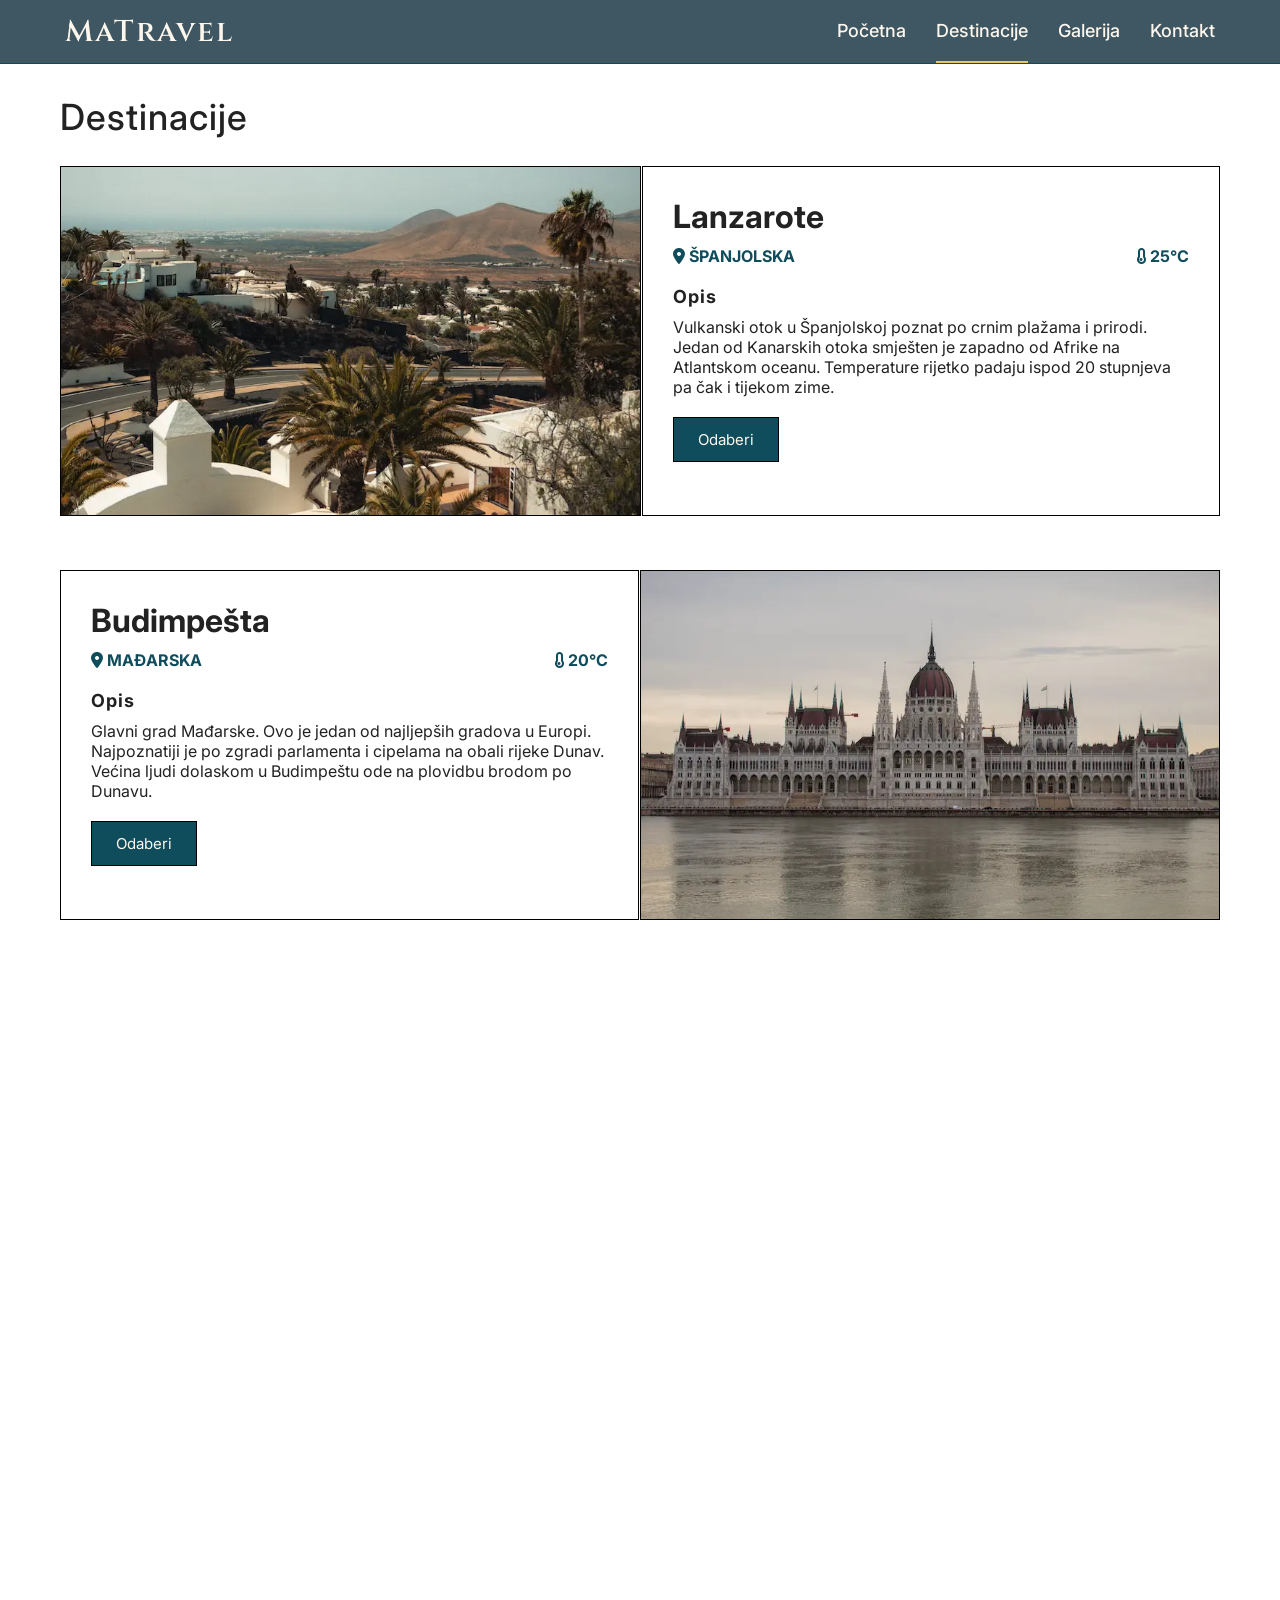
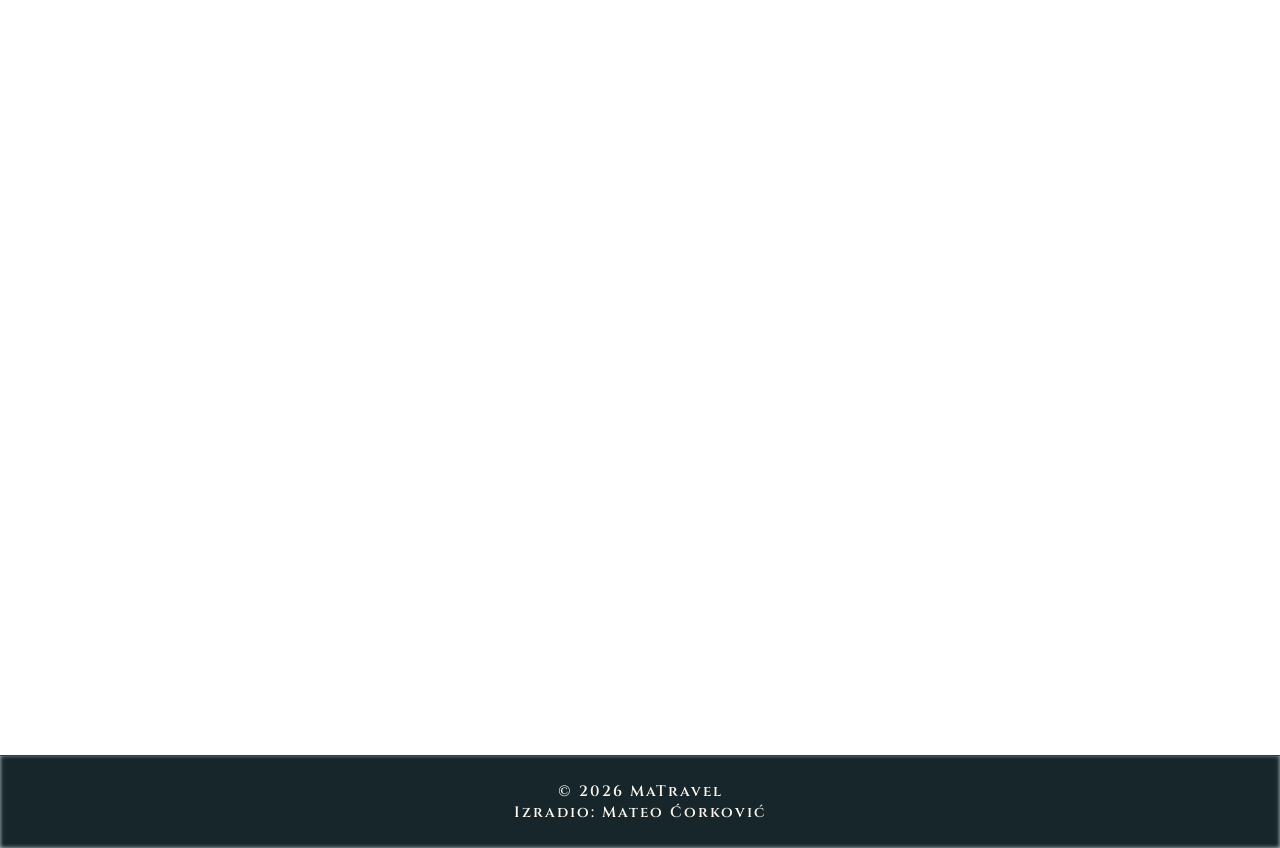
<file: destinacije.html>
<!DOCTYPE html>
<html lang="hr">
<head>
    <meta charset="UTF-8">
    <meta name="viewport" content="width=device-width, initial-scale=1.0">
    <meta name="description" content="MaTravel je web stranica napravljena za izradu završnog rada. Smisao stranice je da predstavlja agenciju za putovanja kako bih pomoću različitih verzija pokazao optimizaciju stranice.">
    <title>Destinacije - MaTrevel</title>
    <meta name="author" content="Mateo Ćorković">
    <link rel="stylesheet" href="izgledMINI.min.css">
    <link rel="preload" as="font" href="Interfont.woff2" type="font/woff2" crossorigin>
    <link rel="preload" as="font" href="Cinzelfont.woff2" type="font/woff2" crossorigin>
    <link rel="preload" as="style" href="https://cdnjs.cloudflare.com/ajax/libs/font-awesome/6.5.0/css/all.min.css" onload="this.onload=null;this.rel='stylesheet'">

</head>
<body>
    <header class="navbar tamnija">
        <div class="container">
            <a href="index.html" class="logo">MaTravel</a>

            <nav class="navigacija" id="navigacija">
                <a href="index.html">Početna</a>
                <a href="destinacije.html" class="active">Destinacije</a>
                <a href="galerija.html">Galerija</a>
                <a href="kontakt.html">Kontakt</a>
            </nav>

            <div class="hamburger" id="hamburger">
            ☰
            </div>
        </div>
    </header>
    <main>
        <div class="prazno"></div>

    <div class="container">
        <h1>Destinacije</h1>
        <section class="destinacijeskrol skriveno">
            <div class="destinacijaslika lanzarote"></div>
            <div class="destinacijatekst">
                <div class="okvir">
                        <h2>Lanzarote</h2>
                    <div class="info">
                        <span><h4><i class="fa-solid fa-location-dot"></i> Španjolska</h4></span>
                        <span><h4><i class="fa-solid fa-thermometer-empty"></i> 25°C</h4></span>
                    </div>
                    
                    <h3>Opis</h3>
                    <p>Vulkanski otok u Španjolskoj poznat po crnim plažama i prirodi. Jedan od Kanarskih otoka smješten je zapadno od Afrike na Atlantskom oceanu. Temperature rijetko padaju ispod 20 stupnjeva pa čak i tijekom zime. 
                    </p>
                    <a href="lanzarote.html" class="gumbdestinacije">Odaberi</a>
                </div>
                
            </div>
        </section>

        <section class="destinacijeskrol reverse skriveno2">
            <div class="destinacijaslika budimpesta"></div>
            <div class="destinacijatekst">
                <div class="okvir">
                    <h2>Budimpešta</h2>
                    <div class="info">
                        <span><h4><i class="fa-solid fa-location-dot"></i> Mađarska</h4></span>
                        <span><h4><i class="fa-solid fa-thermometer-empty"></i> 20°C</h4></span>
                    </div>
                    <h3>Opis</h3>
                    <p>Glavni grad Mađarske. Ovo je jedan od najljepših gradova u Europi. Najpoznatiji je po zgradi parlamenta i cipelama na obali rijeke Dunav. Većina ljudi dolaskom u Budimpeštu ode na plovidbu brodom po Dunavu.</p>
                    <a href="budimpesta.html" class="gumbdestinacije">Odaberi</a>
                </div>
                
            </div>
        </section>

        <section class="destinacijeskrol skriveno">
            <div class="destinacijaslika casablanca">
            </div>
            <div class="destinacijatekst">
                <div class="okvir">

                    <h2>Casablanca</h2>
                    <div class="info">
                        <span><h4><i class="fa-solid fa-location-dot"></i> Maroko</h4></span>
                        <span><h4><i class="fa-solid fa-thermometer-empty"></i> 32°C</h4></span>
                    </div>
                    <h3>Opis</h3>
                    <p>Moderni marokanski grad uz Atlantski ocean. To je najveći grad u Maroku i glavna luka na Atlantskom ocenu. Grad je najpozantiji po jednoj od najvećih džamija na svijetu koja je otvorena za sve posjetitelje.  </p>
                    <a href="casablanca.html" class="gumbdestinacije">Odaberi</a>
                </div>
            </div>
        </section>

        <section class="destinacijeskrol reverse skriveno2">
            <div class="destinacijaslika venecija">
            </div>
            <div class="destinacijatekst">
                <div class="okvir">
                    <h2>Venecija</h2>
                    <div class="info">
                        <span><h4><i class="fa-solid fa-location-dot"></i> Italija</h4></span>
                        <span><h4><i class="fa-solid fa-thermometer-empty"></i> 24°C</h4></span>
                    </div>
                    <h3>Opis</h3>
                    <p>Grad kanala i mostova. Smješten je na obali Jadranskog mora. U gradu je smješteno puno palača, a najpoznatije mjesto u gradu je Trg svetog Marka. Promet se obavlja u kanalima sa bez motornih vozila. </p>
                    <a href="venecija.html" class="gumbdestinacije">Odaberi</a>
                </div>
            </div>
        </section>
    </div>
     <section class="slajdshow skriveno">
        <div class="kutijaslajd">
            <div class="slajd active">
                <img src="slike/slajdshow/venecija1920.webp"
                srcset="slike/slajdshow/venecija800.webp 800w, 
                        slike/slajdshow/venecija1000.webp 1000w, 
                        slike/slajdshow/venecija1200.webp 1200w, 
                        slike/slajdshow/venecija1600.webp 1600w, 
                        slike/slajdshow/venecija1920.webp 1920w" 
                sizes="100vw"
                loading="lazy" alt="Kanali u Veneciji">
                <div class="poruka">Putovanja za pamćenje</div>
            </div>
            <div class="slajd">
                <img src="slike/slajdshow/verona1920.webp"
                srcset="slike/slajdshow/verona800.webp 800w, 
                        slike/slajdshow/verona1000.webp 1000w, 
                        slike/slajdshow/verona1200.webp 1200w, 
                        slike/slajdshow/verona1600.webp 1600w, 
                        slike/slajdshow/verona1920.webp 1920w" 
                sizes="100vw"
                loading="lazy" alt="Zgrade grada Verona">
                <div class="poruka">Neka avantura počne</div>
            </div>
            <div class="slajd">
                <img src="slike/slajdshow/lanzarote31920.webp" 
                srcset="slike/slajdshow/lanzarote3800.webp 800w, 
                        slike/slajdshow/lanzarote31000.webp 1000w, 
                        slike/slajdshow/lanzarote31200.webp 1200w, 
                        slike/slajdshow/lanzarote31600.webp 1600w, 
                        slike/slajdshow/lanzarote31920.webp 1920w" 
                sizes="100vw"
                loading="lazy" alt="Pogled sa vrha otoka Lanzarote">
                <div class="poruka">Istraži svijet</div>
            </div>
            <div class="slajd">
                <img src="slike/slajdshow/kamenje1920.webp" 
                srcset="slike/slajdshow/kamenje800.webp 800w, 
                        slike/slajdshow/kamenje1000.webp 1000w, 
                        slike/slajdshow/kamenje1200.webp 1200w, 
                        slike/slajdshow/kamenje1600.webp 1600w, 
                        slike/slajdshow/kamenje1920.webp 1920w" 
                sizes="100vw"
                loading="lazy" alt="Kamenje i litice na Lanzaroteu">
                <div class="poruka">Putovanja za pamćenje</div>
            </div>
            <div class="slajd">
                <img src="slike/slajdshow/zagreb1920.webp"
                srcset="slike/slajdshow/zagreb800.webp 800w, 
                        slike/slajdshow/zagreb1000.webp 1000w, 
                        slike/slajdshow/zagreb1200.webp 1200w, 
                        slike/slajdshow/zagreb1600.webp 1600w, 
                        slike/slajdshow/zagreb1920.webp 1920w" 
                sizes="100vw"
                loading="lazy" alt="Centar grada Zagreba">
                <div class="poruka">Neka avantura počne</div>
            </div>
        </div>
    </section>
    </main>
    
    <footer>
        <p>© 2026 MaTravel</p>
        <p>Izradio: Mateo Ćorković</p>
    </footer>
    
    <script src="scriptMINI.min.js" defer></script>
</body>
</html>
</file>
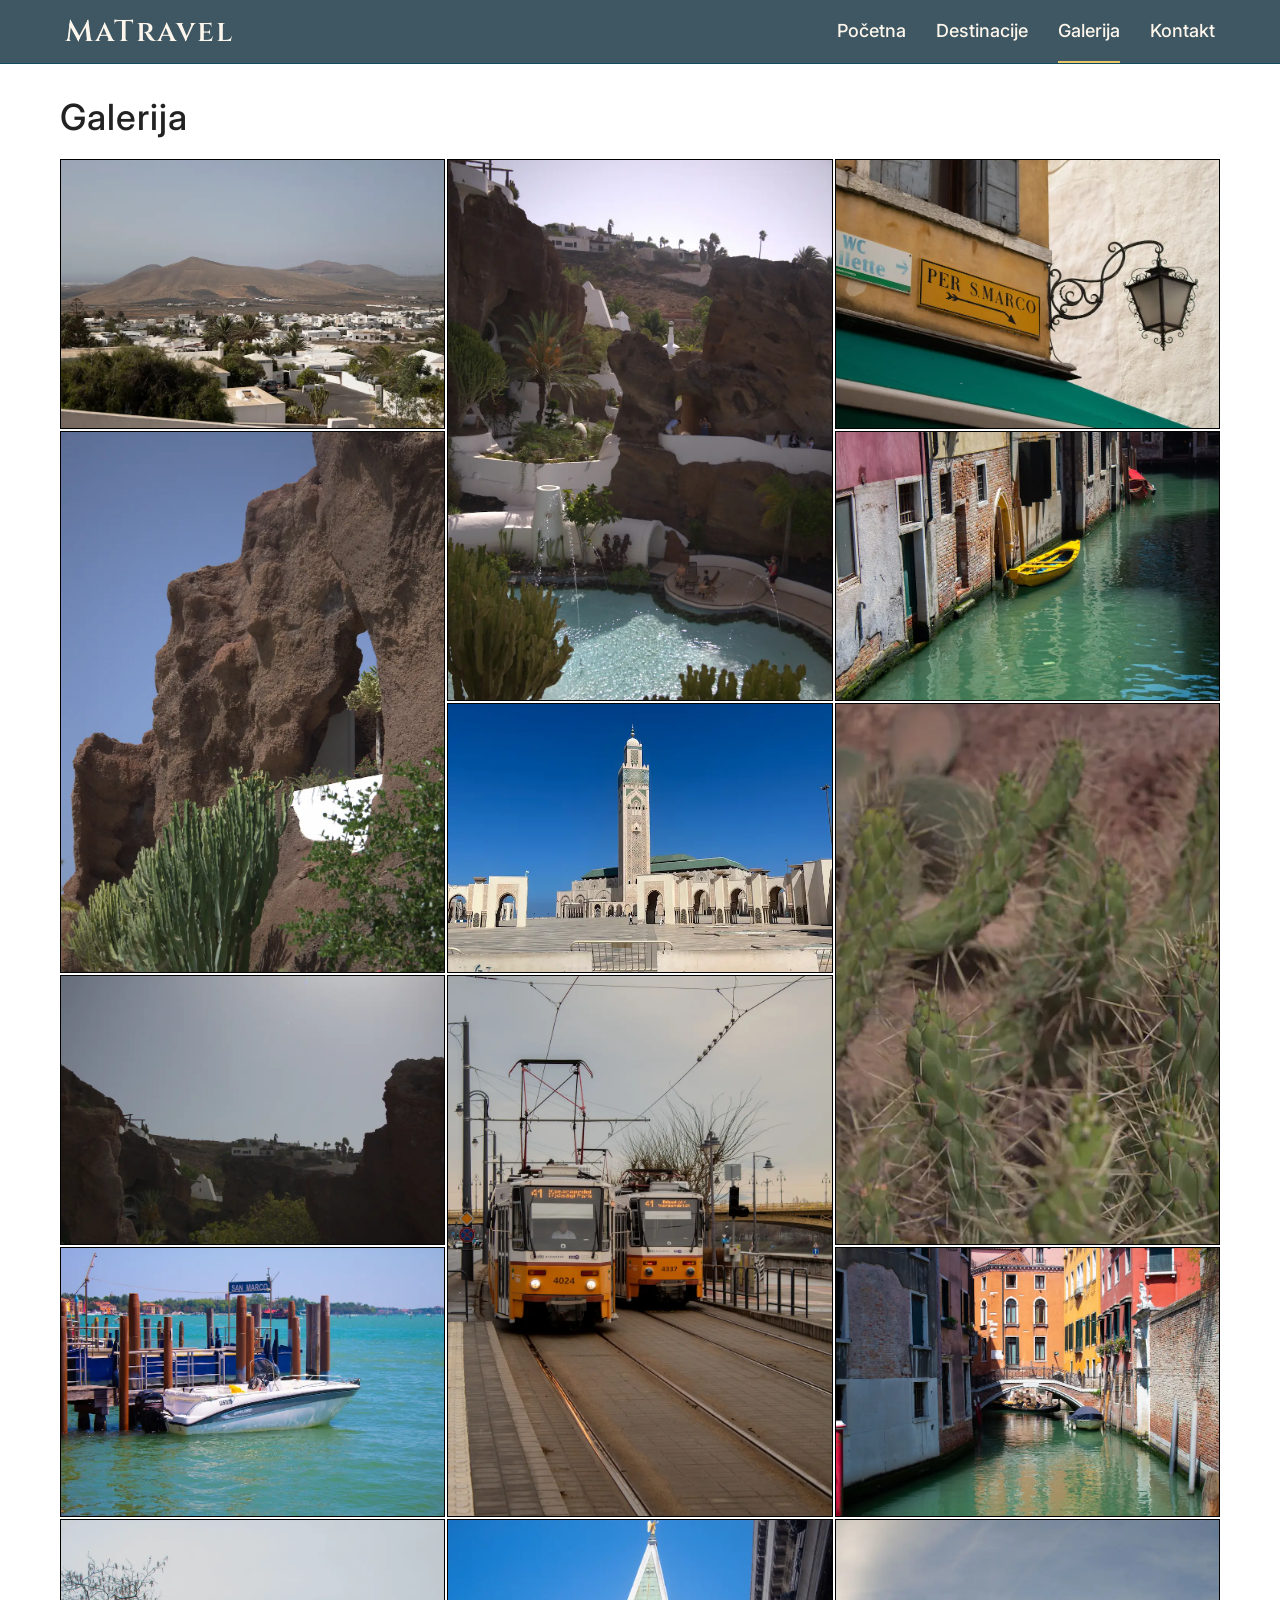
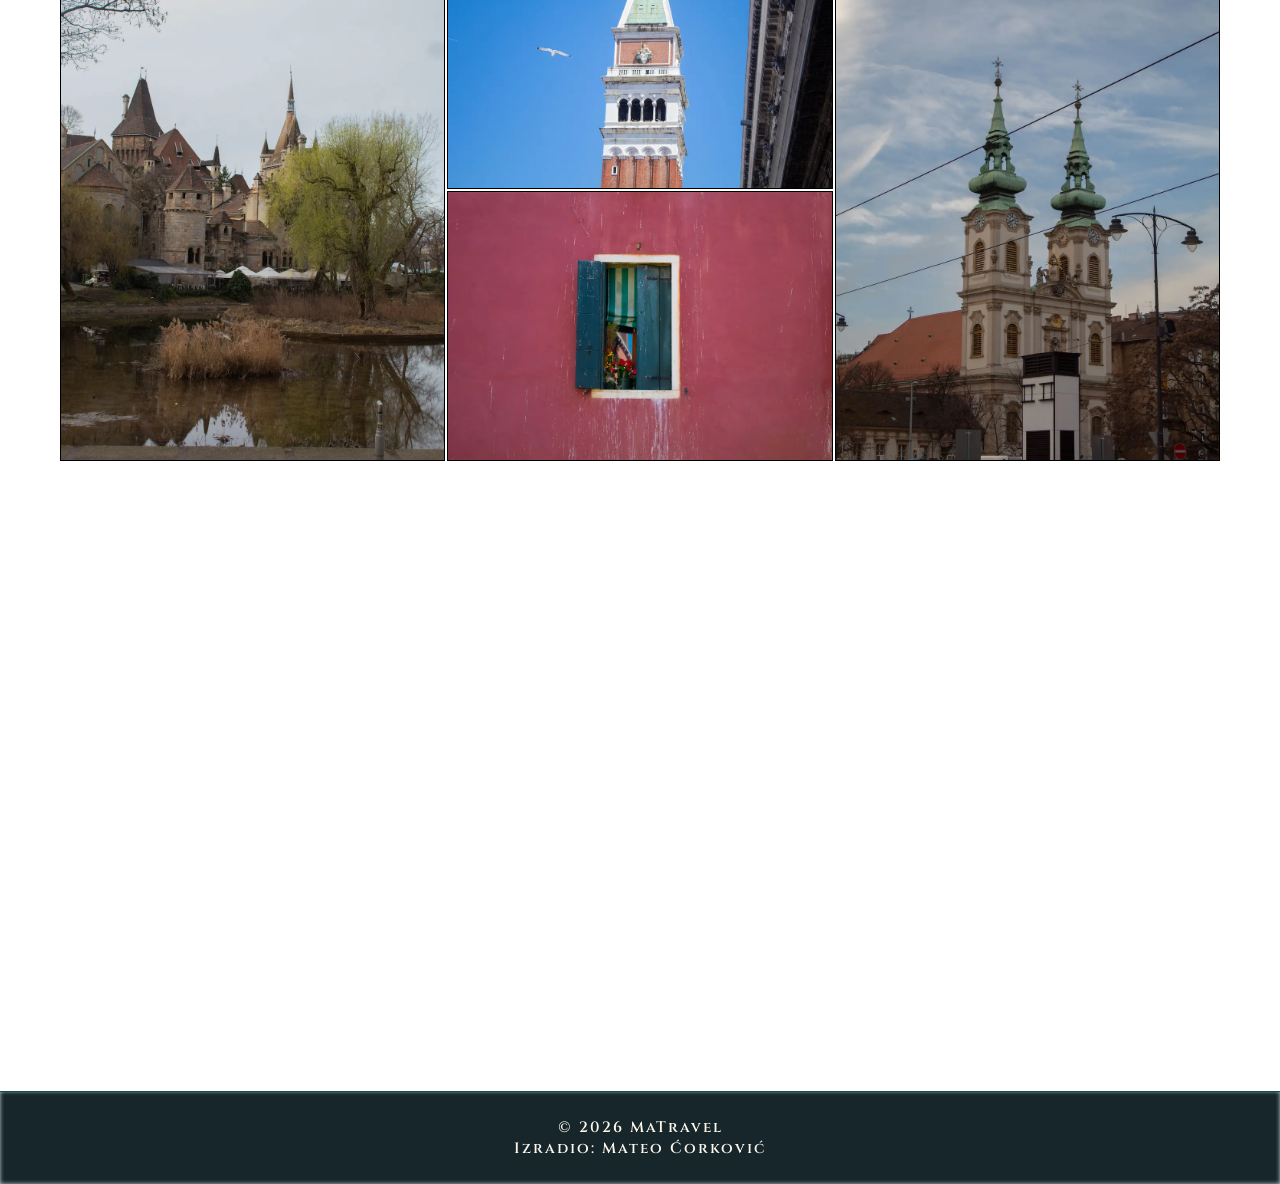
<file: galerija.html>
<!DOCTYPE html>
<html lang="hr">
<head>
    <meta charset="UTF-8">
    <meta name="viewport" content="width=device-width, initial-scale=1.0">
    <meta name="description" content="MaTravel je web stranica napravljena za izradu završnog rada. Smisao stranice je da predstavlja agenciju za putovanja kako bih pomoću različitih verzija pokazao optimizaciju stranice.">
    <title>Galerija - MaTrevel</title>
    <meta name="author" content="Mateo Ćorković">
    <link rel="stylesheet" href="izgledMINI.min.css">
    <link rel="preload" as="font" href="Interfont.woff2" type="font/woff2" crossorigin>
    <link rel="preload" as="font" href="Cinzelfont.woff2" type="font/woff2" crossorigin>
    <link rel="preload" as="style" href="https://cdnjs.cloudflare.com/ajax/libs/font-awesome/6.5.0/css/all.min.css" onload="this.onload=null;this.rel='stylesheet'">
</head>
<body>
    <header class="navbar tamnija">
        <div class="container">
            <a href="index.html" class="logo">MaTravel</a>
            <nav class="navigacija" id="navigacija">
                <a href="index.html">Početna</a>
                <a href="destinacije.html">Destinacije</a>
                <a href="galerija.html" class="active">Galerija</a>
                <a href="kontakt.html">Kontakt</a>
            </nav>
            <div class="hamburger" id="hamburger">
            ☰
            </div>
        </div>
    </header>
    <main>
        <div class="prazno"></div>

    <div class="container">
        <h1>Galerija</h1>
        <section class="galerijaslika">
            <div class="karticaugaleriji">
                <img src="slike/galerija/2B2A3710.webp" srcset="slike/galerija/2B2A3710mobitel.webp 1000w, slike/galerija/2B2A3710.webp 1600w" sizes="(max-width:768px) 50vw, 33vw" alt="Pogled na grad na Lanzaroteu">
            </div>
            <div class="karticaugaleriji duplo">
                <img src="slike/galerija/2B2A3971.webp" srcset="slike/galerija/2B2A3971mobitel.webp 1000w, slike/galerija/2B2A3971.webp 1600w" sizes="(max-width:768px) 50vw, 33vw" alt="Muzej Lagomar" fetchpriority="high">
            </div>
            <div class="karticaugaleriji">
                <img src="slike/galerija/IMG_3833.webp" srcset="slike/galerija/IMG_3833mobitel.webp 1000w, slike/galerija/IMG_3833.webp 1600w" sizes="(max-width:768px) 50vw, 33vw" alt="Ulična lampa u Veneciji" loading="lazy">
            </div>
            <div class="karticaugaleriji duplo">
                <img src="slike/galerija/2B2A4210.webp" srcset="slike/galerija/2B2A4210mobitel.webp 1000w, slike/galerija/2B2A4210.webp 1600w" sizes="(max-width:768px) 50vw, 33vw" alt="Stijena na otoku Lanzarote" loading="lazy">
            </div>
            <div class="karticaugaleriji">
                <img src="slike/galerija/IMG_3870.webp" srcset="slike/galerija/IMG_3870mobitel.webp 1000w, slike/galerija/IMG_3870.webp 1600w" sizes="(max-width:768px) 50vw, 33vw" alt="Kanal u Veneciji" loading="lazy">
            </div>
            <div class="karticaugaleriji">
                <img src="slike/galerija/casablanca.webp" srcset="slike/galerija/casablancamobitel.webp 700w, slike/galerija/casablanca.webp 1600w" sizes="(max-width:768px) 50vw, 33vw" alt="Džamija u Casablanci" loading="lazy">
            </div>
            <div class="karticaugaleriji duplo">
                <img src="slike/galerija/2B2A3848.webp" srcset="slike/galerija/2B2A3848mobitel.webp 1000w, slike/galerija/2B2A3848.webp 1600w" sizes="(max-width:768px) 50vw, 33vw" alt="Kaktusi na Lanzaroteu" loading="lazy">
            </div>
            <div class="karticaugaleriji">
                <img src="slike/galerija/2B2A3831.webp" srcset="slike/galerija/2B2A3831mobitel.webp 1000w, slike/galerija/2B2A3831.webp 1600w" sizes="(max-width:768px) 50vw, 33vw" alt="Pogleda iz muzeja Lagomar" loading="lazy">
            </div>
            <div class="karticaugaleriji duplo">
                <img src="slike/galerija/IMG_6827.webp" srcset="slike/galerija/IMG_6827mobitel.webp 1000w, slike/galerija/IMG_6827.webp 1600w" sizes="(max-width:768px) 50vw, 33vw" alt="Narančasti tramvaji u Budimpešti" loading="lazy">
            </div>
            <div class="karticaugaleriji">
                <img src="slike/galerija/IMG_3898.webp" srcset="slike/galerija/IMG_3898mobitel.webp 1000w, slike/galerija/IMG_3898.webp 1600w" sizes="(max-width:768px) 50vw, 33vw" alt="Pogled na more u Veneciji" loading="lazy">
            </div>
            <div class="karticaugaleriji">
                <img src="slike/galerija/IMG_3849.webp" srcset="slike/galerija/IMG_3849mobitel.webp 1000w, slike/galerija/IMG_3849.webp 1600w" sizes="(max-width:768px) 50vw, 33vw" alt="Zgrade i kanal u Veneciji" loading="lazy">
            </div>
            <div class="karticaugaleriji duplo">
                <img src="slike/galerija/IMG_6922.webp" srcset="slike/galerija/IMG_6922mobitel.webp 1000w, slike/galerija/IMG_6922.webp 1600w" sizes="(max-width:768px) 50vw, 33vw" alt="Dvorac u Budimpešti" loading="lazy">
            </div>
            <div class="karticaugaleriji">
                <img src="slike/galerija/IMG_3918.webp" srcset="slike/galerija/IMG_3918mobitel.webp 1000w, slike/galerija/IMG_3918.webp 1600w" sizes="(max-width:768px) 50vw, 33vw" alt="Crkva i galeb u Veneciji" loading="lazy">
            </div>
            <div class="karticaugaleriji duplo">
                <img src="slike/galerija/IMG_6864.webp" srcset="slike/galerija/IMG_6864mobitel.webp 1000w, slike/galerija/IMG_6864.webp 1600w" sizes="(max-width:768px) 50vw, 33vw" alt="Crkva u Budimpešti" loading="lazy">
            </div>
            <div class="karticaugaleriji">
                <img src="slike/galerija/IMG_3838.webp" srcset="slike/galerija/IMG_3838mobitel.webp 1000w, slike/galerija/IMG_3838.webp 1600w" sizes="(max-width:768px) 50vw, 33vw" alt="Zeleni prozor u Veneciji" loading="lazy">
            </div>
        </section>
    </div>
     <section class="slajdshow skriveno">
        <div class="kutijaslajd">
            <div class="slajd active">
                <img src="slike/slajdshow/venecija1920.webp"
                srcset="slike/slajdshow/venecija800.webp 800w, 
                        slike/slajdshow/venecija1000.webp 1000w, 
                        slike/slajdshow/venecija1200.webp 1200w, 
                        slike/slajdshow/venecija1600.webp 1600w, 
                        slike/slajdshow/venecija1920.webp 1920w" 
                sizes="100vw"
                loading="lazy" alt="Kanali u Veneciji">
                <div class="poruka">Putovanja za pamćenje</div>
            </div>
            <div class="slajd">
                <img src="slike/slajdshow/verona1920.webp"
                srcset="slike/slajdshow/verona800.webp 800w, 
                        slike/slajdshow/verona1000.webp 1000w, 
                        slike/slajdshow/verona1200.webp 1200w, 
                        slike/slajdshow/verona1600.webp 1600w, 
                        slike/slajdshow/verona1920.webp 1920w" 
                sizes="100vw"
                loading="lazy" alt="Zgrade grada Verona">
                <div class="poruka">Neka avantura počne</div>
            </div>
            <div class="slajd">
                <img src="slike/slajdshow/lanzarote31920.webp" 
                srcset="slike/slajdshow/lanzarote3800.webp 800w, 
                        slike/slajdshow/lanzarote31000.webp 1000w, 
                        slike/slajdshow/lanzarote31200.webp 1200w, 
                        slike/slajdshow/lanzarote31600.webp 1600w, 
                        slike/slajdshow/lanzarote31920.webp 1920w" 
                sizes="100vw"
                loading="lazy" alt="Pogled sa vrha otoka Lanzarote">
                <div class="poruka">Istraži svijet</div>
            </div>
            <div class="slajd">
                <img src="slike/slajdshow/kamenje1920.webp" 
                srcset="slike/slajdshow/kamenje800.webp 800w, 
                        slike/slajdshow/kamenje1000.webp 1000w, 
                        slike/slajdshow/kamenje1200.webp 1200w, 
                        slike/slajdshow/kamenje1600.webp 1600w, 
                        slike/slajdshow/kamenje1920.webp 1920w" 
                sizes="100vw"
                loading="lazy" alt="Kamenje i litice na Lanzaroteu">
                <div class="poruka">Putovanja za pamćenje</div>
            </div>
            <div class="slajd">
                <img src="slike/slajdshow/zagreb1920.webp"
                srcset="slike/slajdshow/zagreb800.webp 800w, 
                        slike/slajdshow/zagreb1000.webp 1000w, 
                        slike/slajdshow/zagreb1200.webp 1200w, 
                        slike/slajdshow/zagreb1600.webp 1600w, 
                        slike/slajdshow/zagreb1920.webp 1920w" 
                sizes="100vw"
                loading="lazy" alt="Centar grada Zagreba">
                <div class="poruka">Neka avantura počne</div>
            </div>
        </div>
    </section>
    </main>
    
    <footer>
        <p>© 2026 MaTravel</p>
        <p>Izradio: Mateo Ćorković</p>
    </footer>
   
    <script src="scriptMINI.min.js" defer></script>
</body>
</html>
</file>
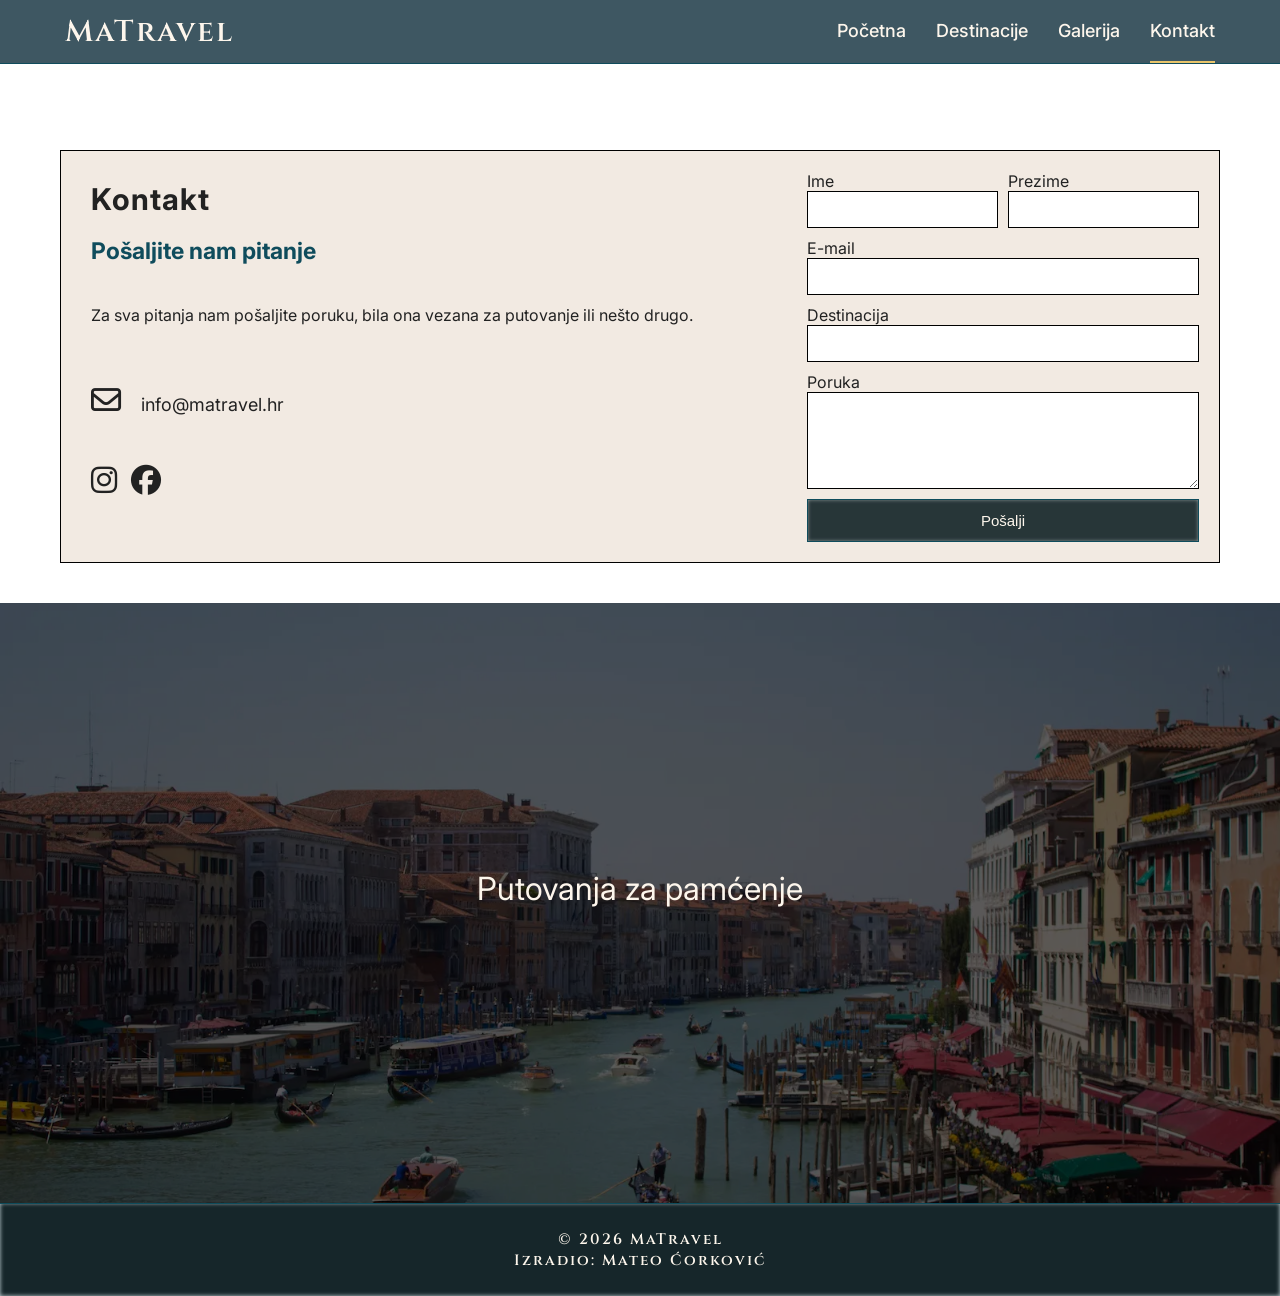
<file: kontakt.html>
<!DOCTYPE html>
<html lang="hr">
<head>
    <meta charset="UTF-8">
    <meta name="viewport" content="width=device-width, initial-scale=1.0">
    <meta name="description" content="MaTravel je web stranica napravljena za izradu završnog rada. Smisao stranice je da predstavlja agenciju za putovanja kako bih pomoću različitih verzija pokazao optimizaciju stranice.">
    <title>Kontakt - MaTrevel</title>
    <meta name="author" content="Mateo Ćorković">
    <link rel="stylesheet" href="izgledMINI.min.css">
    <link rel="preload" as="font" href="Interfont.woff2" type="font/woff2" crossorigin>
    <link rel="preload" as="font" href="Cinzelfont.woff2" type="font/woff2" crossorigin>
    <link rel="preload" as="style" href="https://cdnjs.cloudflare.com/ajax/libs/font-awesome/6.5.0/css/all.min.css" onload="this.onload=null;this.rel='stylesheet'">
</head>
<body>
    <header class="navbar tamnija">
        <div class="container">
            <a href="index.html" class="logo">MaTravel</a>
            <nav class="navigacija" id="navigacija">
                <a href="index.html">Početna</a>
                <a href="destinacije.html">Destinacije</a>
                <a href="galerija.html">Galerija</a>
                <a href="kontakt.html" class="active">Kontakt</a>
            </nav>
            <div class="hamburger" id="hamburger">
            ☰
            </div>
        </div>
    </header>
    <main>
        <div class="prazno"></div>

    <div class="container">
        <section class="kontakt">
            <div class="kontaktlijevo">
                <div class="kontaktinfo">
                    <h2>Kontakt</h2>
                    <h3>Pošaljite nam pitanje</h3>
                    <p>Za sva pitanja nam pošaljite poruku, bila ona vezana za putovanje ili nešto drugo. </p>
                    <div class="infokontakt">
                        <i class="fa-regular fa-envelope"></i>info@matravel.hr
                    </div>
                    <div class="drustvenemreze">
                        <i class="fa-brands fa-instagram"></i>
                        <i class="fa-brands fa-facebook"></i>
                        
                    </div>
                </div>
            </div>
            <div class="kontaktdesno">
                <form class="forma">
                    <div class="pedesetposto">
                        <div class="unutrasnjost">
                            <label for="ime">Ime</label>
                            <input type="text" id="ime" required>
                        </div>
                        <div class="unutrasnjost">
                            <label for="prezime">Prezime</label>
                            <input type="text" id="prezime" required>
                        </div>
                    </div>
                    <div class="unutrasnjost stoposto">
                        <label for="emailkontakt">E-mail</label><input type="email" id="emailkontakt" required>
                    </div>
                    <div class="unutrasnjost stoposto">
                        <label for="destinacijakontakt" >Destinacija</label><input type="text" id="destinacijakontakt">
                    </div>
                    <div class="unutrasnjost stoposto">
                        <label for="porukaforma" >Poruka</label><textarea rows="5" id="porukaforma" required></textarea>
                    </div>
                    <button type="submit">Pošalji</button>
                </form>
            </div>
            
        </section>
    </div>
     <section class="slajdshow skriveno">
        <div class="kutijaslajd">
            <div class="slajd active">
                <img src="slike/slajdshow/venecija1920.webp"
                srcset="slike/slajdshow/venecija800.webp 800w, 
                        slike/slajdshow/venecija1000.webp 1000w, 
                        slike/slajdshow/venecija1200.webp 1200w, 
                        slike/slajdshow/venecija1600.webp 1600w, 
                        slike/slajdshow/venecija1920.webp 1920w" 
                sizes="100vw"
                loading="lazy" alt="Kanali u Veneciji">
                <div class="poruka">Putovanja za pamćenje</div>
            </div>
            <div class="slajd">
                <img src="slike/slajdshow/verona1920.webp"
                srcset="slike/slajdshow/verona800.webp 800w, 
                        slike/slajdshow/verona1000.webp 1000w, 
                        slike/slajdshow/verona1200.webp 1200w, 
                        slike/slajdshow/verona1600.webp 1600w, 
                        slike/slajdshow/verona1920.webp 1920w" 
                sizes="100vw"
                loading="lazy" alt="Zgrade grada Verona">
                <div class="poruka">Neka avantura počne</div>
            </div>
            <div class="slajd">
                <img src="slike/slajdshow/lanzarote31920.webp" 
                srcset="slike/slajdshow/lanzarote3800.webp 800w, 
                        slike/slajdshow/lanzarote31000.webp 1000w, 
                        slike/slajdshow/lanzarote31200.webp 1200w, 
                        slike/slajdshow/lanzarote31600.webp 1600w, 
                        slike/slajdshow/lanzarote31920.webp 1920w" 
                sizes="100vw"
                loading="lazy" alt="Pogled sa vrha otoka Lanzarote">
                <div class="poruka">Istraži svijet</div>
            </div>
            <div class="slajd">
                <img src="slike/slajdshow/kamenje1920.webp" 
                srcset="slike/slajdshow/kamenje800.webp 800w, 
                        slike/slajdshow/kamenje1000.webp 1000w, 
                        slike/slajdshow/kamenje1200.webp 1200w, 
                        slike/slajdshow/kamenje1600.webp 1600w, 
                        slike/slajdshow/kamenje1920.webp 1920w" 
                sizes="100vw"
                loading="lazy" alt="Kamenje i litice na Lanzaroteu">
                <div class="poruka">Putovanja za pamćenje</div>
            </div>
            <div class="slajd">
                <img src="slike/slajdshow/zagreb1920.webp"
                srcset="slike/slajdshow/zagreb800.webp 800w, 
                        slike/slajdshow/zagreb1000.webp 1000w, 
                        slike/slajdshow/zagreb1200.webp 1200w, 
                        slike/slajdshow/zagreb1600.webp 1600w, 
                        slike/slajdshow/zagreb1920.webp 1920w" 
                sizes="100vw"
                loading="lazy" alt="Centar grada Zagreba">
                <div class="poruka">Neka avantura počne</div>
            </div>
        </div>
    </section>
    </main>
    
    <footer>
        <p>© 2026 MaTravel</p>
        <p>Izradio: Mateo Ćorković</p>
    </footer>
   
    <script src="scriptMINI.min.js" defer></script>
</body>
</html>
</file>
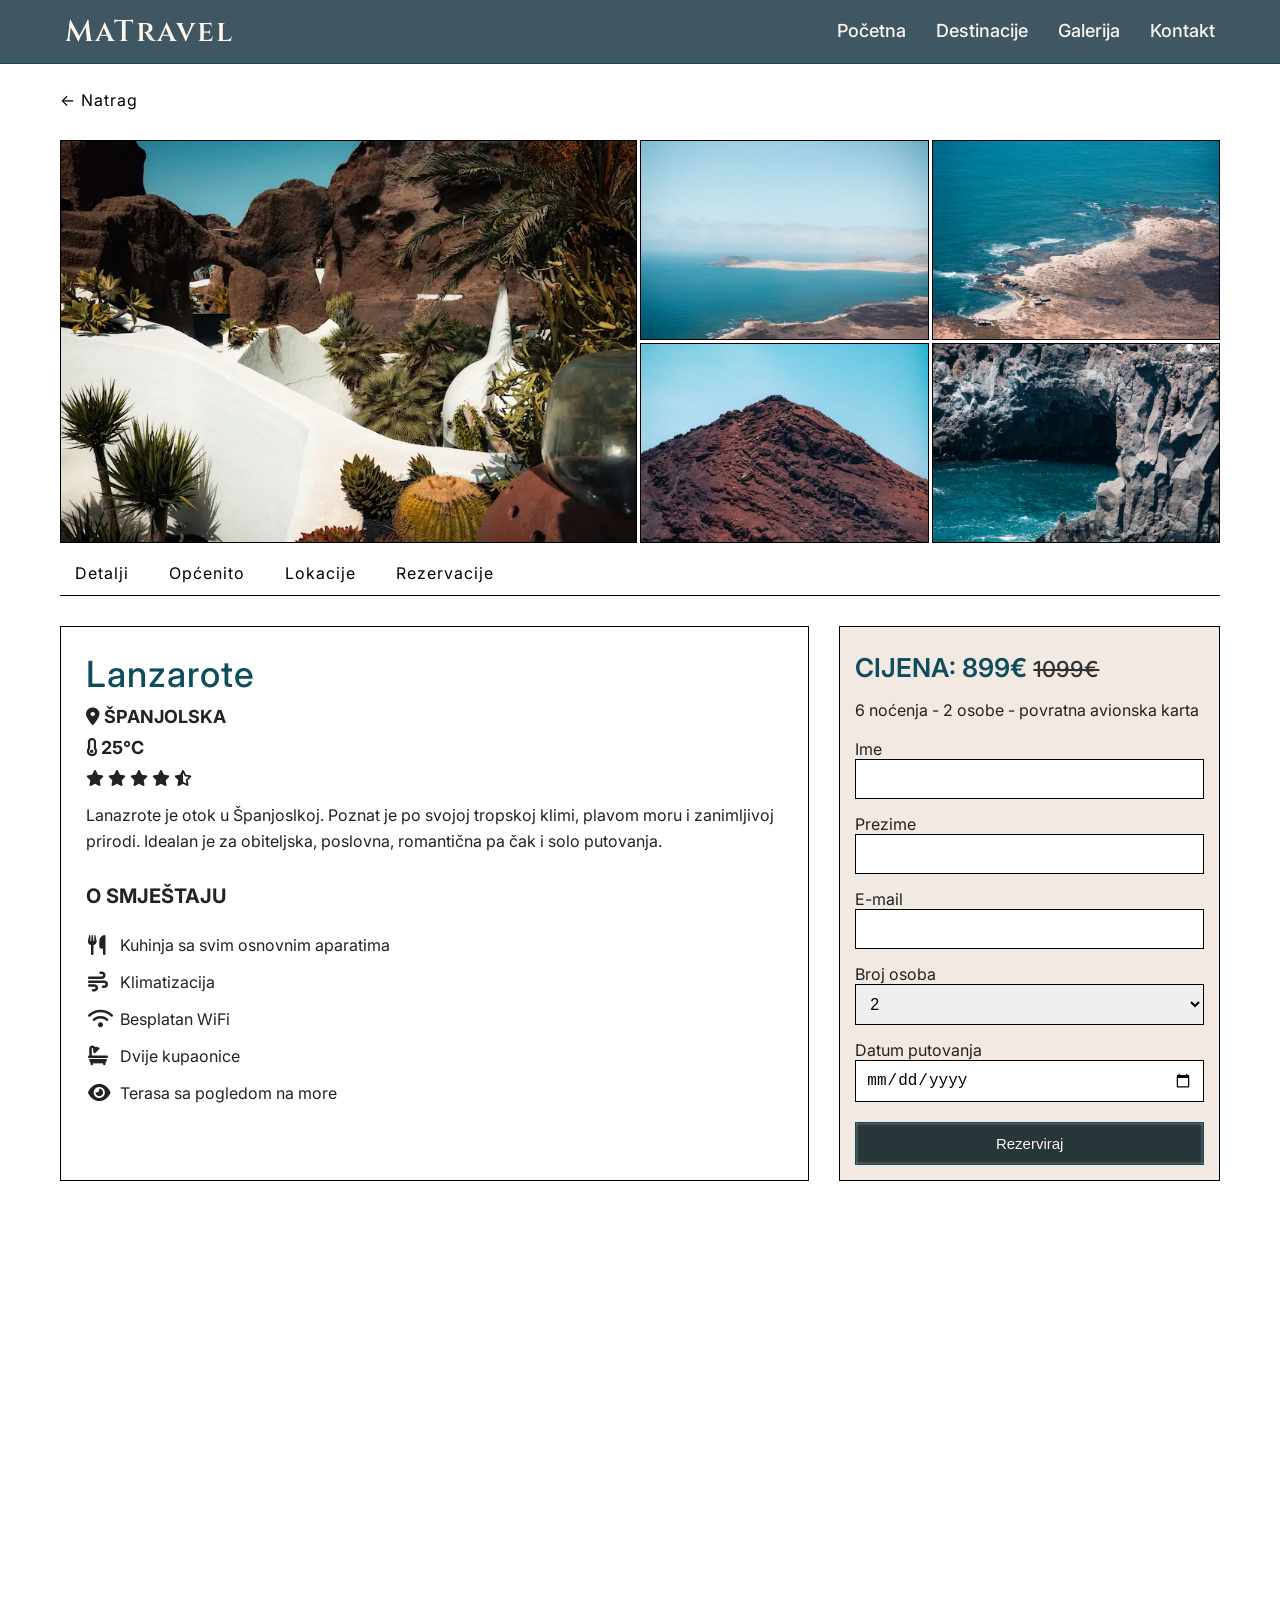
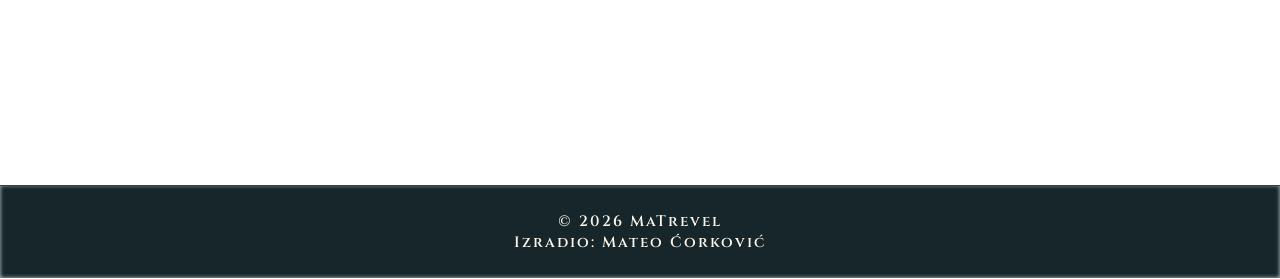
<file: lanzarote.html>
<!DOCTYPE html>
<html lang="hr">
<head>
    <meta charset="UTF-8">
    <meta name="viewport" content="width=device-width, initial-scale=1.0">
    <meta name="description" content="MaTravel je web stranica napravljena za izradu završnog rada. Smisao stranice je da predstavlja agenciju za putovanja kako bih pomoću različitih verzija pokazao optimizaciju stranice.">
    <title>MaTrevel - Lanzarote</title>
    <meta name="author" content="Mateo Ćorković">
    <link rel="stylesheet" href="izgledMINI.min.css">
    <link rel="preload" as="font" href="Interfont.woff2" type="font/woff2" crossorigin>
    <link rel="preload" as="font" href="Cinzelfont.woff2" type="font/woff2" crossorigin>
    <link rel="preload" as="style" href="https://cdnjs.cloudflare.com/ajax/libs/font-awesome/6.5.0/css/all.min.css" onload="this.onload=null;this.rel='stylesheet'">

</head>
<body>
    <header class="navbar tamnija">
        <div class="container">
            <a href="index.html" class="logo">MaTravel</a>

            <nav class="navigacija" id="navigacija">
                <a href="index.html">Početna</a>
                <a href="destinacije.html">Destinacije</a>
                <a href="galerija.html">Galerija</a>
                <a href="kontakt.html">Kontakt</a>
            </nav>

            <div class="hamburger" id="hamburger">
            ☰
            </div>
        </div>
    </header>
    <main>
    <div class="prazno"></div>
    <div class="container">
        <div class="natrag">
            <a href="#" class="natraggumb" onclick="history.back(); return false;">← Natrag</a>
        </div>
        <section class="malagalerija">
            <div class="kockica maloveca">
                <img src="slike/lanzarote/2B2A4334.webp" alt="Muzej Lagomar">
            </div>
            <div class="kockica">
                <img src="slike/lanzarote/2B2A5588.webp" alt="Plaža Playa Blanca">
            </div>
            <div class="kockica">
                <img src="slike/lanzarote/2B2A5729.webp" alt="Pogled sa vrha otoka Lanzarote" loading="lazy">
            </div>
            <div class="kockica">
                <img src="slike/lanzarote/2B2A7343.webp" alt="Vulkanska planina na otoku Lanzarote" loading="lazy">
            </div>
            <div class="kockica">
                <img src="slike/lanzarote/2B2A7383.webp" alt="Kamenje i litice na Lanzaroteu" loading="lazy">
            </div>
        </section>
        <nav class="malanavigacija">
            <a href="#detalji"  class="malanavigacijalink active">Detalji</a>
            <a href="#opcenito"  class="malanavigacijalink">Općenito</a>
            <a href="#lokacije" class="malanavigacijalink">Lokacije</a>
            <a href="#rezervacije" class="malanavigacijalink">Rezervacije</a>
        </nav>
        <section id="detalji" class="detalji">
            <div class="detaljilijevo">
                <h1>Lanzarote</h1>
                    <h2><i class="fa-solid fa-location-dot"></i> Španjolska</h2>
                    <h2><i class="fa-solid fa-thermometer-empty"></i> 25°C</h2>
                    <div class="ocjena">
                        <i class="fa-solid fa-star"></i>
                        <i class="fa-solid fa-star"></i>
                        <i class="fa-solid fa-star"></i>
                        <i class="fa-solid fa-star"></i>
                        <i class="fa-solid fa-star-half-stroke"></i>
                    </div>
                <p>Lanazrote je otok u Španjoslkoj. Poznat je po svojoj tropskoj klimi, plavom moru i zanimljivoj prirodi. Idealan je za obiteljska, poslovna, romantična pa čak i solo putovanja.</p>
                <section class="smjestaj">
                    <h2>O smještaju</h2>
                    <ul class="listasmjestaj">
                        <li><i class="fa-solid fa-cutlery"></i> Kuhinja sa svim osnovnim aparatima</li>
                        <li><i class="fa-solid fa-wind"></i> Klimatizacija</li>
                        <li><i class="fa-solid fa-wifi"></i> Besplatan WiFi</li>
                        <li><i class="fa-solid fa-bath"></i> Dvije kupaonice</li>
                        <li><i class="fa-solid fa-eye"></i> Terasa sa pogledom na more</li>
                    </ul>
                </section>
            </div>
            <div class="detaljidesno">
                <h2 class="cijena">Cijena: 899€ <span class="prekrizeno">1099€</span></h2>
                <p>6 noćenja - 2 osobe - povratna avionska karta</p>
                <form class="formarezervacije">
                    <label for="ime">Ime</label>
                    <input type="text" id="ime" name="ime">
                    <label for="prezime">Prezime</label>
                    <input type="text" id="prezime" name="prezime">
                    <label for="email">E-mail</label>
                    <input type="email" id="email" name="email">
                    <label for="osobe">Broj osoba</label>
                    <select id="osobe">
                        <option value="1">1</option>
                        <option value="2" selected>2</option>
                        <option value="3">3</option>
                        <option value="4">4</option>
                        <option value="5">5</option>
                        <option value="6">6</option>
                    </select>
                    <label for="datum">Datum putovanja</label>
                    <input type="date" id="datum">
                    <button type="submit">Rezerviraj</button>
                </form>
            </div>
        </section>
        <section id="opcenito" class="maloopcenito skriveno2">
            <div class="lijevoopcenito">
                <h1>Općenito o destinaciji</h1>
                <p>Vulkanski otok u Španjolskoj poznat po crnim plažama i prirodi. Jedan od Kanarskih otoka smješten je zapadno od Afrike na Atlantskom oceanu. Temperature rijetko padaju ispod 20 stupnjeva pa čak i tijekom zime. </p>
                <h2>Zašto baš Lanzarote</h2>
                <p>Otok ima prekrasne plaže, izvanzemaljsku prirodu i izoliran je od ostatka svijeta. Zanimljivost je da su sve kuće bijele boje, te mu to daje jedinstveni izgled.</p>
            </div>

            <div class="opcenitokarta">
            <iframe src="https://www.google.com/maps/embed?pb=!1m18!1m12!1m3!1d267140.21772744664!2d-13.815483811443839!3d29.0398019918066!2m3!1f0!2f0!3f0!3m2!1i1024!2i768!4f13.1!3m3!1m2!1s0xc4623cd1ca2398b%3A0xa2a0d68ac57b1518!2sLanzarote!5e1!3m2!1shr!2shr!4v1779822736338!5m2!1shr!2shr" width="350" height="300" style="border:1px solid black;" loading="lazy" referrerpolicy="no-referrer-when-downgrade">
                
            </iframe>
            </div>
        </section>
        <section id="lokacije" class="malalokacija skriveno">
            <h1>Top lokacije</h1>
            <div class="malekarticelokacija">
                <div class="malakarticalokacija">
                    <img src="slike/lanzarote/lanzarote2.webp" alt="Playa de Famara" loading="lazy">
                    <h2>Playa de Famara</h2>
                    <p>Jedna on najvećih plaža na otoku.</p>
                </div>
                <div class="malakarticalokacija">
                    <img src="slike/lanzarote/2B2A4334.webp" alt="Muzej Lagomar" loading="lazy">
                    <h2>Muzej Lagomar</h2>
                    <p>Najpoznatijih građevina na otoku. </p>
                </div>
                <div class="malakarticalokacija">
                    <img src="slike/lanzarote/2B2A7242.webp" alt="Crna plaža na otoku Lanzarote" loading="lazy">
                    <h2>Playa de Montaña Bermeja</h2>
                    <p>Crna plaža na zapadnoj obali otoka.</p>
                </div>
            </div>
        </section>
        <section id="rezervacije" class="malorezervacije skriveno2">
            <h1>Informacije o rezervacijama</h1>
            <div class="rezervacijesve">
                <div class="rezervacijelijevo">
                    <h2>Što je uključeno?</h2>
                    <ul class="listasmjestaj">
                        <li><i class="fa-solid fa-plane"></i> Povratna avionska karta</li>
                        <li><i class="fa-solid fa-bus"></i> Prijevoz od aerodroma do hotela</li>
                        <li><i class="fa-solid fa-mug-saucer"></i> Doručak u hotelu</li>
                        <li><i class="fa-solid fa-route"></i> Prijevoz između atrakcija</li>
                    </ul>
            </div>
            <div class="rezervacijedesno">
                <h2>Uvjeti rezervacije</h2>
                <p>Rezervacije se mogu napraviti najmanje tjedan dana prije polaska.</p>
                <p>Otkazivanje putovanja moguće je do 48 sati prije polaska.</p>
                <p>Za državljane EU nije potrebna viza.</p>
                <p>Check-in je od 14:00 sati.</p>
            </div>    
            </div>
            
        </section>
    </div>

    <section class="destinacije skriveno destinacijedodatno">
        <div class="container">
            <h2>Popularne destinacije</h2>
            <div class="karticedodatne">
                <a href="budimpesta.html" class="karticadodatna budimpesta skriveno2">
                    <div class="zoom"></div>
                    <div class="tamnije"></div>
                    <div class="karticasadrzaj">
                        <h3>Budimpešta</h3>
                        <h4><i class="fa-solid fa-location-dot"></i> Mađarska</h4>
                    </div>
                </a>
                <a href="casablanca.html" class="karticadodatna casablanca skriveno">
                    <div class="zoom"></div>
                    <div class="tamnije"></div>
                    <div class="karticasadrzaj">
                        <h3>Casablanca</h3>
                        <h4><i class="fa-solid fa-location-dot"></i> Maroko</h4>
                    </div>
                </a>
                <a href="venecija.html" class="karticadodatna venecija skriveno2">
                    <div class="zoom"></div>
                    <div class="tamnije"></div>
                    <div class="karticasadrzaj">
                        <h3>Venecija</h3>
                        <h4><i class="fa-solid fa-location-dot"></i> Italija</h4>
                    </div>
                </a>
            </div>
        </div>
    </section>
    <section class="slajdshow skriveno">
        <div class="kutijaslajd">
            <div class="slajd active">
                <img src="slike/slajdshow/venecija1920.webp"
                srcset="slike/slajdshow/venecija800.webp 800w, 
                        slike/slajdshow/venecija1000.webp 1000w, 
                        slike/slajdshow/venecija1200.webp 1200w, 
                        slike/slajdshow/venecija1600.webp 1600w, 
                        slike/slajdshow/venecija1920.webp 1920w" 
                sizes="100vw"
                loading="lazy" alt="Kanali u Veneciji">
                <div class="poruka">Putovanja za pamćenje</div>
            </div>
            <div class="slajd">
                <img src="slike/slajdshow/verona1920.webp"
                srcset="slike/slajdshow/verona800.webp 800w, 
                        slike/slajdshow/verona1000.webp 1000w, 
                        slike/slajdshow/verona1200.webp 1200w, 
                        slike/slajdshow/verona1600.webp 1600w, 
                        slike/slajdshow/verona1920.webp 1920w" 
                sizes="100vw"
                loading="lazy" alt="Zgrade grada Verona">
                <div class="poruka">Neka avantura počne</div>
            </div>
            <div class="slajd">
                <img src="slike/slajdshow/lanzarote31920.webp" 
                srcset="slike/slajdshow/lanzarote3800.webp 800w, 
                        slike/slajdshow/lanzarote31000.webp 1000w, 
                        slike/slajdshow/lanzarote31200.webp 1200w, 
                        slike/slajdshow/lanzarote31600.webp 1600w, 
                        slike/slajdshow/lanzarote31920.webp 1920w" 
                sizes="100vw"
                loading="lazy" alt="Pogled sa vrha otoka Lanzarote">
                <div class="poruka">Istraži svijet</div>
            </div>
            <div class="slajd">
                <img src="slike/slajdshow/kamenje1920.webp" 
                srcset="slike/slajdshow/kamenje800.webp 800w, 
                        slike/slajdshow/kamenje1000.webp 1000w, 
                        slike/slajdshow/kamenje1200.webp 1200w, 
                        slike/slajdshow/kamenje1600.webp 1600w, 
                        slike/slajdshow/kamenje1920.webp 1920w" 
                sizes="100vw"
                loading="lazy" alt="Kamenje i litice na Lanzaroteu">
                <div class="poruka">Putovanja za pamćenje</div>
            </div>
            <div class="slajd">
                <img src="slike/slajdshow/zagreb1920.webp"
                srcset="slike/slajdshow/zagreb800.webp 800w, 
                        slike/slajdshow/zagreb1000.webp 1000w, 
                        slike/slajdshow/zagreb1200.webp 1200w, 
                        slike/slajdshow/zagreb1600.webp 1600w, 
                        slike/slajdshow/zagreb1920.webp 1920w" 
                sizes="100vw"
                loading="lazy" alt="Centar grada Zagreba">
                <div class="poruka">Neka avantura počne</div>
            </div>
        </div>
    </section>
   </main>
   <footer>
        <p>© 2026 MaTrevel</p>
        <p>Izradio: Mateo Ćorković</p>
    </footer>
    <script src="scriptMINI.min.js"></script>
</body>
</html>
</file>
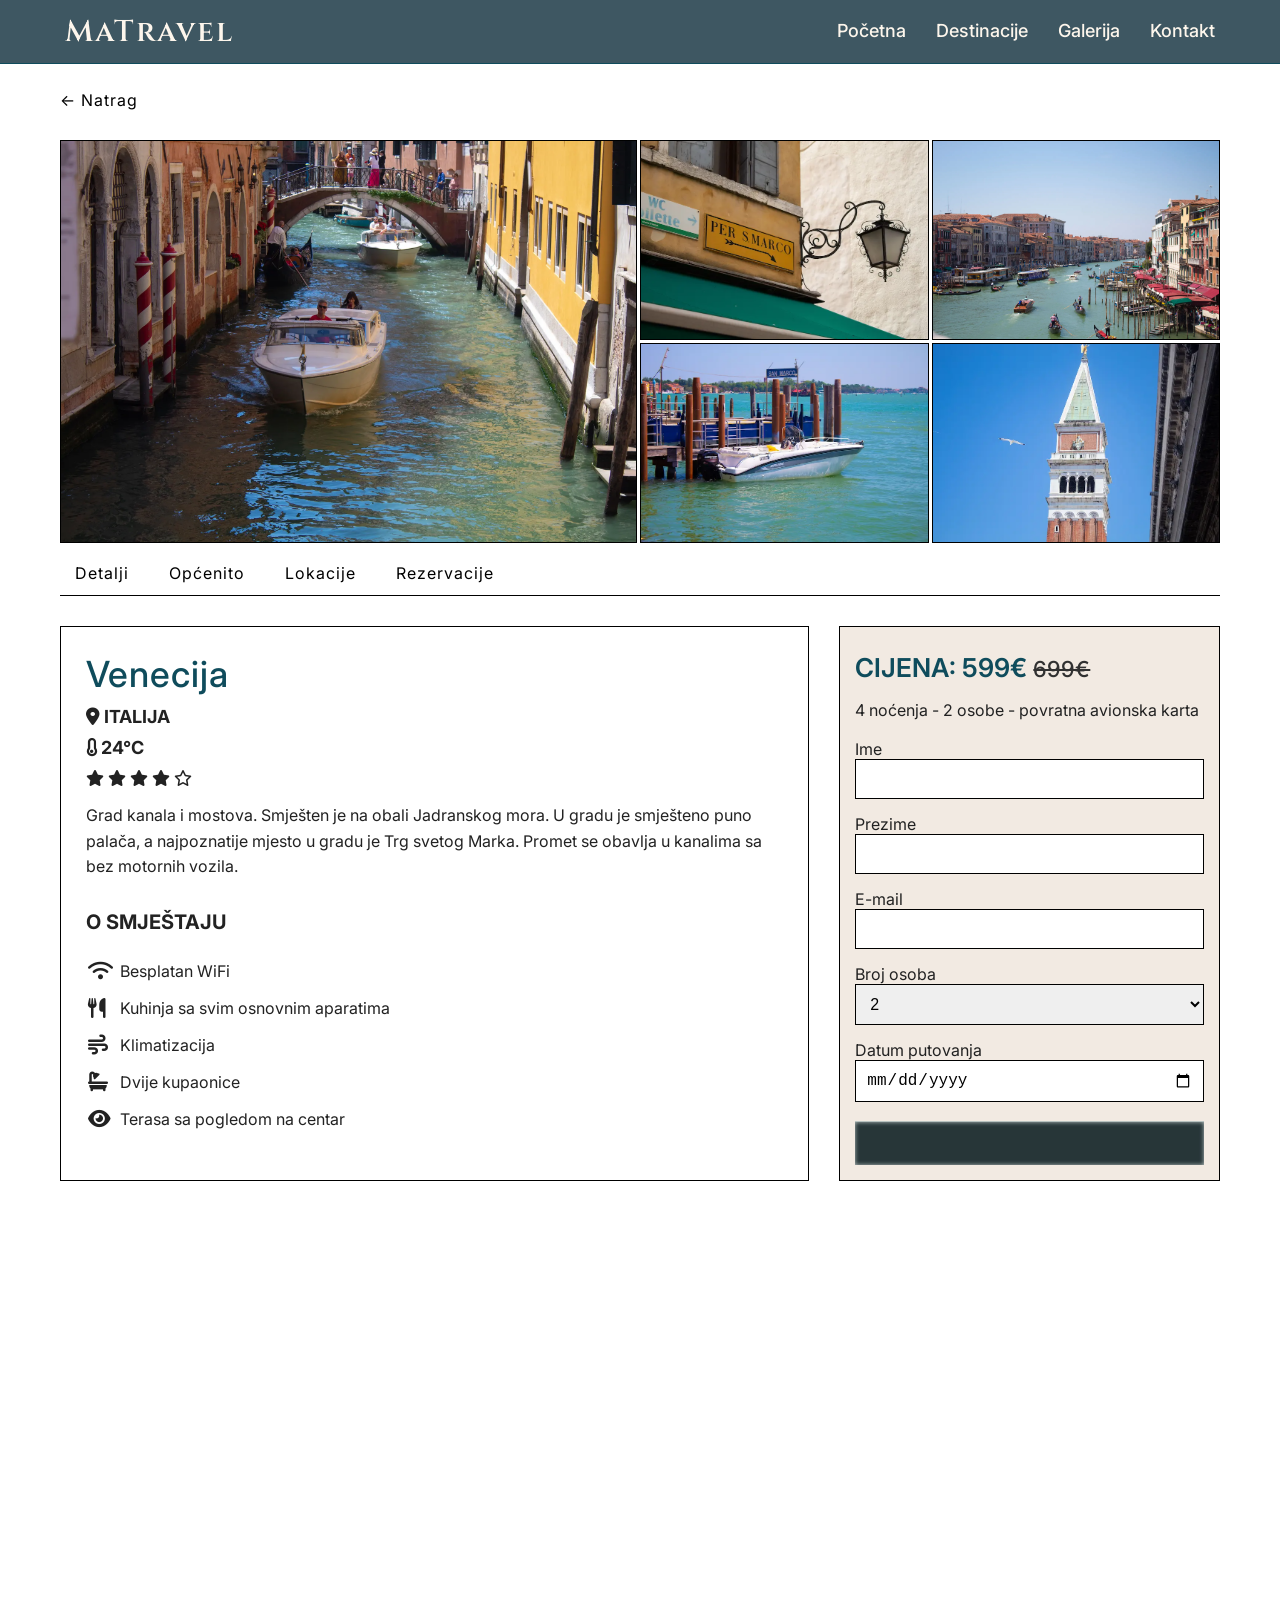
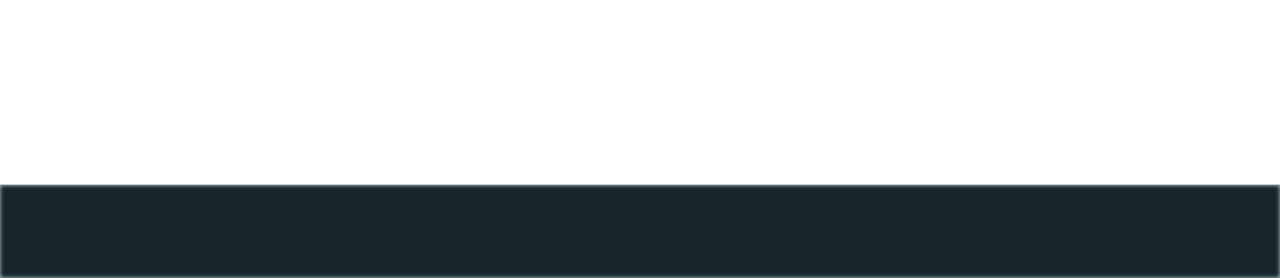
<file: venecija.html>
<!DOCTYPE html>
<html lang="hr">
<head>
    <meta charset="UTF-8">
    <meta name="viewport" content="width=device-width, initial-scale=1.0">
    <title>MaTrevel - Venecija</title>
    <meta name="description" content="MaTravel je web stranica napravljena za izradu završnog rada. Smisao stranice je da predstavlja agenciju za putovanja kako bih pomoću različitih verzija pokazao optimizaciju stranice.">
    <meta name="author" content="Mateo Ćorković">
    <link rel="stylesheet" href="izgledMINI.min.css">
    <link rel="preload" as="font" href="Interfont.woff2" type="font/woff2" crossorigin>
    <link rel="preload" as="font" href="Cinzelfont.woff2" type="font/woff2" crossorigin>
    <link rel="preload" as="style" href="https://cdnjs.cloudflare.com/ajax/libs/font-awesome/6.5.0/css/all.min.css" onload="this.onload=null;this.rel='stylesheet'">

</head>
<body>
    <header class="navbar tamnija">
        <div class="container">
            <a href="index.html" class="logo">MaTravel</a>

            <nav class="navigacija" id="navigacija">
                <a href="index.html">Početna</a>
                <a href="destinacije.html">Destinacije</a>
                <a href="galerija.html">Galerija</a>
                <a href="kontakt.html">Kontakt</a>
            </nav>

            <div class="hamburger" id="hamburger">
            ☰
            </div>
        </div>
    </header>
    <main>
    <div class="prazno"></div>
    <div class="container">
        <div class="natrag">
            <a href="#" id="natragGumb" class="natraggumb" onclick="window.history.back(); return false;">← Natrag</a>
        </div>
        <section class="malagalerija">
            <div class="kockica maloveca">
                <img src="slike/venecija/venecija.webp" alt="Pogled na kanal u Veneciji">
            </div>
            <div class="kockica">
                <img src="slike/venecija/IMG_3833.webp" alt="Ulična lampa u Veneciji">
            </div>
            <div class="kockica">
                <img src="slike/venecija/IMG_3850.webp" alt="Pogled na grad Venecija" loading="lazy">
            </div>
            <div class="kockica">
                <img src="slike/venecija/IMG_3898.webp" alt="Pogled na more u Veneciji" loading="lazy">
            </div>
            <div class="kockica">
                <img src="slike/venecija/IMG_3918.webp" alt="Pogled na crkvu svetog Marka" loading="lazy">
            </div>
        </section>
        <nav class="malanavigacija">
            <a href="#detalji"  class="malanavigacijalink active">Detalji</a>
            <a href="#opcenito"  class="malanavigacijalink">Općenito</a>
            <a href="#lokacije" class="malanavigacijalink">Lokacije</a>
            <a href="#rezervacije" class="malanavigacijalink">Rezervacije</a>
        </nav>
        <section id="detalji" class="detalji">
            <div class="detaljilijevo">
                <h1>Venecija</h1>
                    <h2><i class="fa-solid fa-location-dot"></i> Italija</h2>
                    <h2><i class="fa-solid fa-thermometer-empty"></i> 24°C</h2>
                    <div class="ocjena">
                        <i class="fa-solid fa-star"></i>
                        <i class="fa-solid fa-star"></i>
                        <i class="fa-solid fa-star"></i>
                        <i class="fa-solid fa-star"></i>
                        <i class="fa-regular fa-star"></i>
                    </div>
                <p>Grad kanala i mostova. Smješten je na obali Jadranskog mora. U gradu je smješteno puno palača, a najpoznatije mjesto u gradu je Trg svetog Marka. Promet se obavlja u kanalima sa bez motornih vozila.</p>
                <section class="smjestaj">
                    <h2>O smještaju</h2>
                    <ul class="listasmjestaj">
                        <li><i class="fa-solid fa-wifi"></i> Besplatan WiFi</li>
                        <li><i class="fa-solid fa-cutlery"></i> Kuhinja sa svim osnovnim aparatima</li>
                        <li><i class="fa-solid fa-wind"></i> Klimatizacija</li>
                        <li><i class="fa-solid fa-bath"></i> Dvije kupaonice</li>
                        <li><i class="fa-solid fa-eye"></i> Terasa sa pogledom na centar</li>
                    </ul>
                </section>
            </div>
            <div class="detaljidesno">
                <h2 class="cijena">Cijena: 599€ <span class="prekrizeno">699€</span></h2>
                <p>4 noćenja - 2 osobe - povratna avionska karta</p>
                <form class="formarezervacije">
                    <label for="ime">Ime</label>
                    <input type="text" id="ime" name="ime">
                    <label for="prezime">Prezime</label>
                    <input type="text" id="prezime" name="prezime">
                    <label for="email">E-mail</label>
                    <input type="email" id="email" name="email">
                    <label for="osobe">Broj osoba</label>
                    <select id="osobe">
                        <option value="1">1</option>
                        <option value="2" selected>2</option>
                        <option value="3">3</option>
                        <option value="4">4</option>
                        <option value="5">5</option>
                        <option value="6">6</option>
                    </select>
                    <label for="datum">Datum putovanja</label>
                    <input type="date" id="datum">
                    <button type="submit">Rezerviraj</button>
                </form>
            </div>
        </section>
        <section id="opcenito" class="maloopcenito skriveno2">
            <div class="lijevoopcenito">
                <h1>Općenito o destinaciji</h1>
                <p>Venecija je jedan od najpozantijih gradova u Italiji. Pozant je po svojim kanalima i mostovima, i zbog toga je jedan od najromantičnijih gradova u Italiji. Isto tako je poznat po trgu svetog Marka.</p>
                <h2>Zašto baš Venecija</h2>
                <p>Venecija omogućava ljudima da se umjesto automobila voze čamcima u kanalima. Grad je idealan za kraći odmor, a odličan je za ljude koji žele mir i romantiku.</p>
            </div>

            <div class="opcenitokarta">
            <iframe src="https://www.google.com/maps/embed?pb=!1m18!1m12!1m3!1d214527.6659078471!2d12.222526909145898!3d45.404665810940536!2m3!1f0!2f0!3f0!3m2!1i1024!2i768!4f13.1!3m3!1m2!1s0x477eb1daf1d63d89%3A0x7ba3c6f0bd92102f!2sVenecija%2C%20Italija!5e1!3m2!1shr!2shr!4v1779899355691!5m2!1shr!2shr" width="350" height="300" style="border:1px solid black;" loading="lazy" referrerpolicy="no-referrer-when-downgrade">
                
            </iframe>
            </div>
        </section>
        <section id="lokacije" class="malalokacija skriveno">
            <h1>Top lokacije</h1>
            <div class="malekarticelokacija">
                <div class="malakarticalokacija">
                    <img src="slike/venecija/venecija.webp" alt="Pogled na kanal u Veneciji" loading="lazy">
                    <h2>Vožnja čamce</h2>
                    <p>Najpopularnija atrakcija u Veneciji.</p>
                </div>
                <div class="malakarticalokacija">
                    <img src="slike/venecija/IMG_3918.webp" alt="Pogled na crkvu svetog Marka" loading="lazy">
                    <h2>Bazilika sv. Marka</h2>
                    <p>Najpozancija građevina u Veneciji.</p>
                </div>
                <div class="malakarticalokacija">
                    <img src="slike/venecija/IMG_3833.webp" alt="Ulična lampa u Veneciji" loading="lazy">
                    <h2>Trg sv. Marka</h2>
                    <p>Odlično mjesto za odmor.</p>
                </div>
            </div>
        </section>
        <section id="rezervacije" class="malorezervacije skriveno2">
            <h1>Informacije o rezervacijama</h1>
            <div class="rezervacijesve">
                <div class="rezervacijelijevo">
                    <h2>Što je uključeno?</h2>
                    <ul class="listasmjestaj">
                        <li><i class="fa-solid fa-plane"></i> Povratna avionska karta</li>
                        <li><i class="fa-solid fa-bus"></i> Prijevoz od aerodroma do hotela</li>
                        <li><i class="fa-solid fa-mug-saucer"></i> Doručak u hotelu</li>
                        <li><i class="fa-solid fa-route"></i> Prijevoz između atrakcija</li>
                    </ul>
            </div>
            <div class="rezervacijedesno">
                <h2>Uvjeti rezervacije</h2>
                <p>Rezervacije se mogu napraviti najmanje tjedan dana prije polaska.</p>
                <p>Otkazivanje putovanja moguće je do 48 sati prije polaska.</p>
                <p>Za državljane EU nije potrebna viza.</p>
                <p>Check-in je od 14:00 sati.</p>
            </div>    
            </div>
            
        </section>
    </div>

    <section class="destinacije skriveno destinacijedodatno">
        <div class="container">
            <h2>Popularne destinacije</h2>
            <div class="karticedodatne">
                <a href="lanzarote.html" class="karticadodatna lanzarote skriveno">
                    <div class="zoom"></div>
                    <div class="tamnije"></div>
                    <div class="karticasadrzaj">
                        <h3>Lanzarote</h3>
                        <h4><i class="fa-solid fa-location-dot"></i> Španjolska</h4>
                    </div>
                </a>
                <a href="budimpesta.html" class="karticadodatna budimpesta skriveno2">
                    <div class="zoom"></div>
                    <div class="tamnije"></div>
                    <div class="karticasadrzaj">
                        <h3>Budimpešta</h3>
                        <h4><i class="fa-solid fa-location-dot"></i> Mađarska</h4>
                    </div>
                </a>
                <a href="venecija.html" class="karticadodatna venecija skriveno2">
                    <div class="zoom"></div>
                    <div class="tamnije"></div>
                    <div class="karticasadrzaj">
                        <h3>Venecija</h3>
                        <h4><i class="fa-solid fa-location-dot"></i> Italija</h4>
                    </div>
                </a>
            </div>
        </div>
    </section>
    <section class="slajdshow skriveno">
        <div class="kutijaslajd">
            <div class="slajd active">
                <img src="slike/slajdshow/venecija1920.webp"
                srcset="slike/slajdshow/venecija800.webp 800w, 
                        slike/slajdshow/venecija1000.webp 1000w, 
                        slike/slajdshow/venecija1200.webp 1200w, 
                        slike/slajdshow/venecija1600.webp 1600w, 
                        slike/slajdshow/venecija1920.webp 1920w" 
                sizes="100vw"
                loading="lazy" alt="Kanali u Veneciji">
                <div class="poruka">Putovanja za pamćenje</div>
            </div>
            <div class="slajd">
                <img src="slike/slajdshow/verona1920.webp"
                srcset="slike/slajdshow/verona800.webp 800w, 
                        slike/slajdshow/verona1000.webp 1000w, 
                        slike/slajdshow/verona1200.webp 1200w, 
                        slike/slajdshow/verona1600.webp 1600w, 
                        slike/slajdshow/verona1920.webp 1920w" 
                sizes="100vw"
                loading="lazy" alt="Zgrade grada Verona">
                <div class="poruka">Neka avantura počne</div>
            </div>
            <div class="slajd">
                <img src="slike/slajdshow/lanzarote31920.webp" 
                srcset="slike/slajdshow/lanzarote3800.webp 800w, 
                        slike/slajdshow/lanzarote31000.webp 1000w, 
                        slike/slajdshow/lanzarote31200.webp 1200w, 
                        slike/slajdshow/lanzarote31600.webp 1600w, 
                        slike/slajdshow/lanzarote31920.webp 1920w" 
                sizes="100vw"
                loading="lazy" alt="Pogled sa vrha otoka Lanzarote">
                <div class="poruka">Istraži svijet</div>
            </div>
            <div class="slajd">
                <img src="slike/slajdshow/kamenje1920.webp" 
                srcset="slike/slajdshow/kamenje800.webp 800w, 
                        slike/slajdshow/kamenje1000.webp 1000w, 
                        slike/slajdshow/kamenje1200.webp 1200w, 
                        slike/slajdshow/kamenje1600.webp 1600w, 
                        slike/slajdshow/kamenje1920.webp 1920w" 
                sizes="100vw"
                loading="lazy" alt="Kamenje i litice na Lanzaroteu">
                <div class="poruka">Putovanja za pamćenje</div>
            </div>
            <div class="slajd">
                <img src="slike/slajdshow/zagreb1920.webp"
                srcset="slike/slajdshow/zagreb800.webp 800w, 
                        slike/slajdshow/zagreb1000.webp 1000w, 
                        slike/slajdshow/zagreb1200.webp 1200w, 
                        slike/slajdshow/zagreb1600.webp 1600w, 
                        slike/slajdshow/zagreb1920.webp 1920w" 
                sizes="100vw"
                loading="lazy" alt="Centar grada Zagreba">
                <div class="poruka">Neka avantura počne</div>
            </div>
        </div>
    </section>
    </main>
   <footer>
        <p>© 2026 MaTrevel</p>
        <p>Izradio: Mateo Ćorković</p>
    </footer>
    <script src="scriptMINI.min.js"></script>
</body>
</html>
</file>
<file: izgledMINI.min.css>
.navigacija a.active,.navigacija a:hover{border-bottom:2px solid #e9c46a}.navbar,footer{width:100%;background:rgba(15,76,92,.25)}.destinacije,.odjeljak,.odjeljak p,footer{text-align:center}.kartica,.logo,.navigacija a,.odjeljakgumb{text-decoration:none}.naslovzastobasmi h2,.naslovzastobasmi p,.odjeljak h1,.odjeljak p{text-shadow:1px 1px 1px rgba(0,0,0,.5)}.kartica,.pocetna,.slajdshow{overflow:hidden}.pozadinaplaza,.slajd img,.zoom{object-fit:cover}.navbar,.opcenito .gumb:hover{backdrop-filter:blur(2px) brightness(0.7)}.forma button:hover,.karticazasto:hover{backdrop-filter:blur(2px) brightness(1)}.destinacijatekst h4,.destinacije h2,.detalji h2,.karticasadrzaj h4{text-transform:uppercase}.detalji p,.maloopcenito p,.opcenito p{line-height:1.6}*{margin:0;padding:0;box-sizing:border-box}@font-face{font-family:Inter;src:url("Interfont.woff2") format("woff2");font-weight:100 900;font-style:normal;font-display:swap}@font-face{font-family:Cinzel;src:url("Cinzelfont.woff2") format("woff2");font-weight:400 900;font-style:normal;font-display:swap}body{font-family:Inter,sans-serif;color:#222;font-display:swap}.logo,footer{font-family:Cinzel,serif;font-weight:600;letter-spacing:2px}.hamburger,.logo,.navbar,.navigacija a,.odjeljak,footer{color:#fdf6ec}.container{max-width:1200px;margin:0 auto;padding:0 20px}.navbar{position:absolute;top:0;left:0;z-index:5;border-bottom:1px solid #0f4c5c}.pocetna,footer{position:relative}.navbar .container{display:flex;justify-content:space-between;align-items:center;padding:0 25px}.logo{font-size:30px}.navigacija{display:flex;gap:30px;font-family:Inter,sans-serif;font-weight:500}.navigacija a{font-size:18px;transition:.4s;border-bottom:2px solid transparent;padding:20px 0}.navigacija a:hover{color:#e9c46a}.hamburger{display:none;font-size:32px;cursor:pointer}.odjeljakgumb,footer p{font-size:15px}footer{z-index:10;backdrop-filter:blur(2px) brightness(0.1);border-top:1px solid #0f4c5c;padding:25px 0}.prekrizeno,h1{font-weight:500}.pocetna{height:650px;display:flex;align-items:center;justify-content:center}.overlay,.pozadinaplaza{position:absolute;height:100%;left:0;width:100%;top:0}.pozadinaplaza{z-index:1}.overlay{z-index:2;background:rgba(48,48,28,.315)}.odjeljak{position:relative;z-index:3;max-width:1050px}.odjeljak h1{font-size:60px;margin-bottom:25px}.odjeljak p{font-size:18px;margin-bottom:40px}.odjeljakgumb{display:inline-block;padding:12px 24px;background-color:#fdf6ec;color:#000;cursor:pointer;backdrop-filter:blur(22px) brightness(0.7);background:rgba(255,255,255,.4);border:1px solid #f3f3f3}.formarezervacije button:hover,.gumbdestinacije:hover,.odjeljakgumb:hover{background-color:#e9c46a;color:#000;transition:.5s;backdrop-filter:blur(2px) brightness(1);background:rgba(92,87,15,.25);border:1px solid #e9c46a;text-decoration:none}.destinacije{padding:50px 0;background-color:#fdf6ec}.destinacije h2{font-size:32px;color:#0f4c5c;margin-bottom:45px;letter-spacing:3px}.destinacijatekst h3,.karticasadrzaj h3,.kontaktinfo h2,.malanavigacija a,.natraggumb,h1{letter-spacing:1px}.karticedodatne,.karticepolozaj{display:flex;justify-content:space-between;gap:30px;flex-wrap:wrap}.kartica{width:260px;height:300px;border:1px solid #0f4c5c;position:relative;display:flex;align-items:flex-end;color:#fdf6ec;cursor:pointer}.tamnije{position:absolute;inset:0;background:linear-gradient(to top,rgba(0,0,0,.8),rgba(0,0,0,.1));z-index:1}.zastobasmi,.zoom{background-size:cover;background-repeat:no-repeat}.karticasadrzaj{position:relative;padding:30px 10px;z-index:2;text-align:left;transition:transform .3s}.zastobasmi::before,.zoom{position:absolute;inset:0}.zoom{width:100%;height:100%;display:block;background-position:center;transition:transform .5s;z-index:0}.kutijaslajd,.slajd img,.slajdshow{width:100%;height:600px}.karticasadrzaj h3{font-size:25px;padding-bottom:10px}.karticasadrzaj h4{font-size:14px;color:#d6bea7}.karticasadrzaj i{font-size:12px;color:#d6bea7}.kartica:hover .karticasadrzaj,.karticadodatna:hover .karticasadrzaj{transform:translateY(-6px)}.kartica:hover .tamnije,.karticadodatna:hover .tamnije{background:linear-gradient(to top,rgba(0,0,0,.9),rgba(0,0,0,.35))}.kartica:hover .zoom,.karticadodatna:hover .zoom{transform:scale(1.1)}.zastobasmi{background-image:url("slike/zastobasmi.webp");position:relative;padding:80px 0;color:#fdf6ec;text-align:center;background-position:center 50%}.naslovzastobasmi{margin-bottom:50px}.zastobasmi::before{content:"";background:rgba(17,17,11,.493)}.naslovzastobasmi h2{font-size:34px;margin-bottom:15px;letter-spacing:1px}.naslovzastobasmi p{font-size:17px;color:#fdf6ec}.zastobasmi .container{position:relative;z-index:2}.karticezasto{display:flex;justify-content:space-between;gap:30px}.karticazasto{flex:1;max-width:320px;padding:35px 25px;transition:.5s;color:#000;backdrop-filter:blur(2px) brightness(0.9);background:rgba(255,255,255,.4);border:1px solid #fdf6ec}.karticazasto:hover{color:#fdf6ec;background:rgba(15,76,92,.25);border:1px solid #0f4c5c;transition:.5s}.poruka,.slajd::before{background:rgba(0,0,0,.4)}.karticazasto p{padding-top:10px}.prazno{margin-top:60px}.slajdshow{position:relative;contain:size layout paint}.kutijaslajd{position:relative;contain:layout paint}.destinacijaslika::before,.poruka,.slajd,.slajd::before{position:absolute;inset:0}.slajd{height:100%;width:100%;opacity:0;transition:opacity .8s}.skriveno,.skriveno2{opacity:0;transition:1s}.slajd.active{opacity:1}.slajd::before{content:"";z-index:1}.forma button,.formarezervacije button,.opcenito .gumb{backdrop-filter:blur(2px) brightness(0.2);background:rgba(15,76,92,.25)}.slajd img{display:block;transform:scale(1.05);transition:transform 1s}.karticaugaleriji img,.kockica img{height:100%;width:100%;object-fit:cover}.slajd.active img{transform:scale(1)}.poruka{z-index:2;font-size:32px;display:flex;justify-content:center;align-items:center;color:#fdf6ec;padding-bottom:30px}.destinacijaslika,.karticaugaleriji{position:relative;overflow:hidden}.skriveno{transform:translateY(50px)}.skriveno2{transform:translateY(-50px)}.pokazi{opacity:1;transform:translateY(0)}.opcenito{display:flex;align-items:center;justify-content:space-between;padding:70px 0}.opcenitotekst{width:50%}.opcenito h2{font-size:36px;margin-bottom:22px}.opcenito p{font-size:16px;margin-bottom:12px}.forma button,.gumbdestinacije,.opcenito .gumb{color:#fdf6ec;font-size:15px;text-decoration:none;cursor:pointer}.opcenitoslika{width:50%;display:flex;justify-content:right;align-items:right}.opcenitoslika img{width:90%;max-width:500px;border:1px solid #000;object-fit:contain}.gumbklasa{margin-top:40px}.forma button,.opcenito .gumb{padding:12px 24px;border:1px solid #0f4c5c}.opcenito .gumb:hover{background-color:#e9c46a;color:#000;transition:.5s;text-decoration:none;background:rgba(122,116,23,.5);border:1px solid #e9c46a}img,video{max-width:100%;height:auto}video{pointer-events:none}.tamnija{backdrop-filter:blur(2px) brightness(0.32);background-color:#3e5762;border-bottom:1px solid #0f4c5c}.destinacijeskrol{display:flex;align-items:center;justify-content:space-between;height:404px;gap:1px}.destinacijaslika,.okvir{height:350px;border:1px solid #000}.destinacijaslika{flex:1;background-size:cover;background-position:center}.destinacijaslika::before{content:""}.destinacijaslika:hover::before{background:linear-gradient(to top,rgba(0,0,0,.5),rgba(0,0,0,.1))}.destinacijatekst,.lijeopcenito,.rezervacijedesno,.rezervacijelijevo{flex:1}.okvir{padding:30px}.gumbdestinacije{display:inline-block;padding:12px 24px;backdrop-filter:blur(22px) brightness(0.7);background:#0f4c5c;border:1px solid #000}.budimpesta,.casablanca,.lanzarote,.venecija{background-size:cover}.destinacijatekst h2{font-size:32px;margin-bottom:10px}.destinacijatekst h4{font-size:16px;margin-bottom:20px;color:#0f4c5c}.destinacijatekst h3{font-size:18px;margin-bottom:10px}.destinacijatekst p{padding-bottom:20px}.info{display:flex;justify-content:space-between;align-items:center}.reverse{flex-direction:row-reverse}.lanzarote{background-image:url("slike/lanzarote/lanzarote800.webp")}.lanzarote:hover{background-image:url("slike/lanzarote/lanzarote2.webp");opacity:.9}.budimpesta{background-image:url("slike/budimpesta/budimpesta800.webp")}.budimpesta:hover{background-image:url("slike/budimpesta/budimpesta2.webp");opacity:.9}.venecija{background-image:url("slike/venecija/venecija800.webp")}.venecija:hover{background-image:url("slike/venecija/IMG_3850mobitel.webp");opacity:.9}.casablanca{background-image:url("slike/casablanca/casablanca800.webp")}.casablanca:hover{background-image:url("slike/casablanca/casablanca2.webp");opacity:.9}h1{padding-top:35px;font-size:36px}.galerijaslika{display:grid;grid-template-columns:repeat(3,1fr);grid-auto-rows:270px;gap:2px;margin-top:20px;margin-bottom:30px}.karticaugaleriji img{border:1px solid #000;transition:transform .3s;cursor:pointer}.karticaugaleriji img:hover{transform:scale(1.05);border:1px solid #000}.karticaugaleriji.duplo{grid-row:span 2}.kontakt{display:grid;grid-template-columns:1.6fr 1fr;gap:60px;margin-top:150px;margin-bottom:40px;border:1px solid #000;background-color:#d6bea754}.forma,.pedesetposto{gap:10px;display:flex}.kontaktlijevo{padding:30px}.kontaktdesno{padding:20px}.forma{flex-direction:column;width:100%}.forma input,.forma textarea{padding:10px;border:1px solid #000;outline:0}.unutrasnjost{display:flex;flex-direction:column;flex:1}.forma button:hover{background-color:#e9c46a;color:#000;transition:.5s;background:rgba(92,87,15,.25);border:1px solid #ccab57;text-decoration:none}.infokontakt{font-size:18px;padding-top:60px;padding-bottom:50px}.kontaktinfo h3,.smjestaj{padding-top:20px}.infokontakt i{font-size:30px;padding-right:20px}.kontaktinfo h3{font-size:23px;padding-bottom:40px;color:#0f4c5c}.malanavigacija,.malanavigacija a,.natraggumb{text-decoration:none;color:#000}.kontaktinfo h2{font-size:30px}.drustvenemreze i{font-size:30px;padding-right:10px}html{scroll-behavior:smooth}.malagalerija{display:grid;grid-template-columns:2fr 1fr 1fr;grid-auto-rows:200px 200px;gap:3px;margin-bottom:5px;margin-top:30px}.kockica{overflow:hidden;border:1px solid #000}.kockica img{display:block;cursor:pointer;transition:.5s}.kockica img:hover{transform:scale(1.02);filter:brightness(77%)}.maloveca{grid-row:1/3}.natraggumb{margin-top:120px;font-size:16px}.natraggumb:hover{color:#0f4c5c;transition:.4s}.natrag{margin-top:90px}section{scroll-margin-top:55px}.malanavigacija{position:sticky;top:0;z-index:5;background:#fff;flex-wrap:wrap;display:flex;gap:10px;border-bottom:1px solid #000}.karticadodatna,.malakarticalokacija{width:30%;overflow:hidden;position:relative}.malanavigacija a{font-size:16px;padding:15px 15px 10px;border-bottom:2px solid transparent;transition:.4s}.formarezervacije button,.karticadodatna{color:#fdf6ec;cursor:pointer;text-decoration:none}.malanavigacija a.active,.malanavigacija a:hover{border-bottom:2px solid #0f4c5c;color:#0f4c5c}.formarezervacije{display:flex;flex-direction:column}.formarezervacije input,.formarezervacije select{padding:10px;border:1px solid #000;font-size:16px}.formarezervacije button{margin-top:20px;padding:12px 24px;border:1px solid #0f4c5c;font-size:15px}.formarezervacije label{padding:15px 0 0}.detalji{display:flex;gap:30px;margin-top:30px;margin-bottom:30px}.detalji h1{color:#0f4c5c;padding-top:0}.detalji h2{padding-top:10px;font-size:18px}.detalji p{padding-top:15px}.ocjena{margin-top:10px}.smjestaj h2{font-size:20px;padding-bottom:10px}.listasmjestaj{list-style:none;padding:0}.listasmjestaj li{padding:17px 0 0 2px;display:flex;align-items:center;gap:10px}.listasmjestaj i{padding:0 10px 0 0;width:22px;text-align:center;font-size:20px}.detaljilijevo{flex:2;border:1px solid #000;padding:25px}.detaljidesno{flex:1;border:1px solid #000;padding:15px;background-color:#d6bea754}.malekarticelokacija,.maloopcenito{justify-content:space-between;display:flex}.detaljidesno h2{font-size:26px}.maloopcenito{border:1px solid #000;padding:30px;gap:30px}.malalokacija h1,.maloopcenito h1,.malorezervacije h1{font-size:28px;padding:0 0 15px}.maloopcenito h2{font-size:22px;padding:25px 0 15px}.malalokacija,.malorezervacije{border:1px solid #000;margin-top:30px;padding:30px}.malalokacija h2,.malorezervacije h2{font-size:22px;padding:15px 0}.opcenitokarta{flex:1;display:flex;justify-content:center}.malekarticelokacija{gap:20px;flex-wrap:wrap}.malakarticalokacija{border:1px solid #000;margin-top:10px;background-color:#d6bea754}.malakarticalokacija img{width:100%;height:200px;object-fit:cover;transition:transform .3s;cursor:pointer}.malakarticalokacija img:hover{transform:scale(1.05);filter:brightness(77%)}.malakarticalokacija h2{font-size:18px;padding:5px;color:#0f4c5c}.malakarticalokacija p{font-size:16px;padding:0 0 5px 5px}.rezervacijesve{display:flex;gap:30px;justify-content:space-between}.rezervacijedesno p{font-size:16px;line-height:1.6}.rezervacijedesno h2{padding-top:0;color:#0f4c5c}.rezervacijelijevo h2{padding:0;color:#0f4c5c}.destinacijedodatno{background-color:#fff}.karticadodatna{height:300px;border:1px solid #0f4c5c;display:flex;align-items:flex-end}.prekrizeno{text-decoration:line-through;font-size:22px;color:#313131}.cijena{font-size:26px;color:#0f4c5c;font-weight:600}@media (max-width:1270px){.container{padding:0 20px}.karticepolozaj{justify-content:center}.kartica{width:calc(50% - 20px)}.galerijaslika{grid-auto-rows:200px}.infokontakt{padding-top:40px;padding-bottom:40px}.kontakt{gap:10px}}@media (max-width:768px){.destinacijeskrol,.naslovzastobasmi{margin-bottom:15px}.navbar .container{padding:10px 20px}.hamburger{display:block;font-size:30px;cursor:pointer;z-index:5}.navigacija{position:absolute;left:0;top:100%;right:0;flex-direction:column;background:rgba(15,76,92,.95);backdrop-filter:blur(10px);overflow:hidden;max-height:0;transition:max-height .4s}.navigacija a{padding:15px;text-align:center;width:100%}.navigacija.active{max-height:500px;position:fixed;gap:20px;background:#3e5762}.pocetna{height:450px}.slajd,.slajdshow{height:480px}.odjeljak{margin-top:60px}.odjeljak h1{font-size:38px}.odjeljak p{font-size:16px}.kartica{width:90%}.karticazasto{flex-direction:column;align-items:center;max-width:100%;width:90%}.opcenito{flex-direction:column;text-align:center;gap:30px}.destinacijaslika,.malagalerija .kockica:not(:first-child),.opcenitokarta,.opcenitoslika{display:none}.opcenitotekst{text-align:left;width:90%}.karticezasto{flex-direction:column;align-items:center;gap:10px}.destinacijeskrol{flex-direction:column;margin-top:15px;height:auto}.okvir{padding:15px;height:auto}.galerijaslika{grid-template-columns:repeat(2,1fr);grid-auto-rows:170px}.karticaugaleriji.duplo{grid-row:span 2}.kontakt{grid-template-columns:1fr;gap:10px;margin-top:80px}.destinacijedodatno,.pedesetposto,.rezervacijesve{flex-direction:column}.forma{padding:0 10px}.infokontakt{padding:7px 0}.kontaktlijevo{padding:20px 30px 0}.kontaktinfo h3{padding-bottom:10px}.zastobasmi{background-image:url("slike/zastobasmimobitel.webp")}.malagalerija{display:block;margin-top:15px}.malagalerija .kockica{width:100%;height:300px}.malagalerija .kockica img{width:100%;height:100%;object-fit:cover}.malanavigacija{justify-content:space-around;white-space:nowrap}.malanavigacija a{padding:5px 2px 5px 0}.natrag{margin-top:80px}.detalji{flex-direction:column;margin-top:10px}.detaljilijevo,.malalokacija,.malorezervacije{padding:15px}.maloopcenito{padding:15px;flex-direction:column}.malekarticelokacija{flex-direction:column;width:100%}.malalokacija h1{padding:0 0 10px}.karticadodatna,.malakarticalokacija{width:100%}}
</file>
